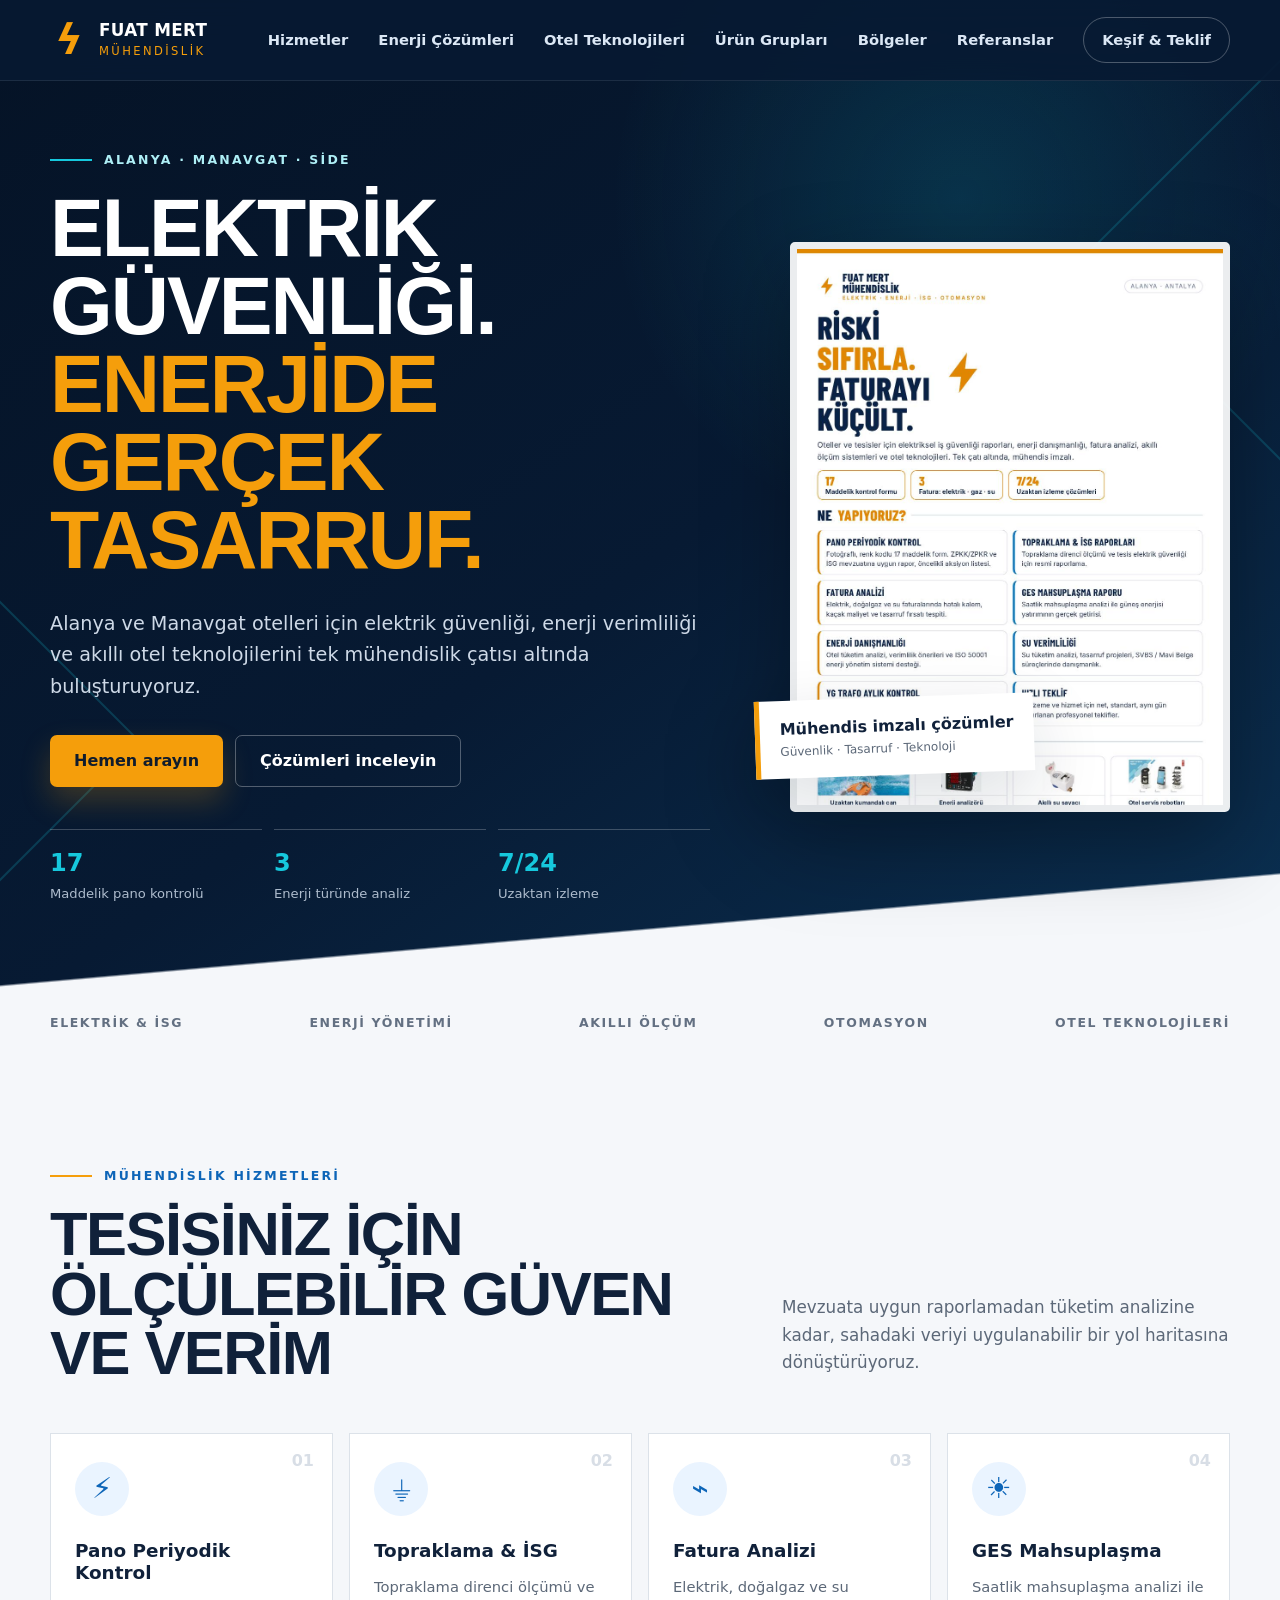
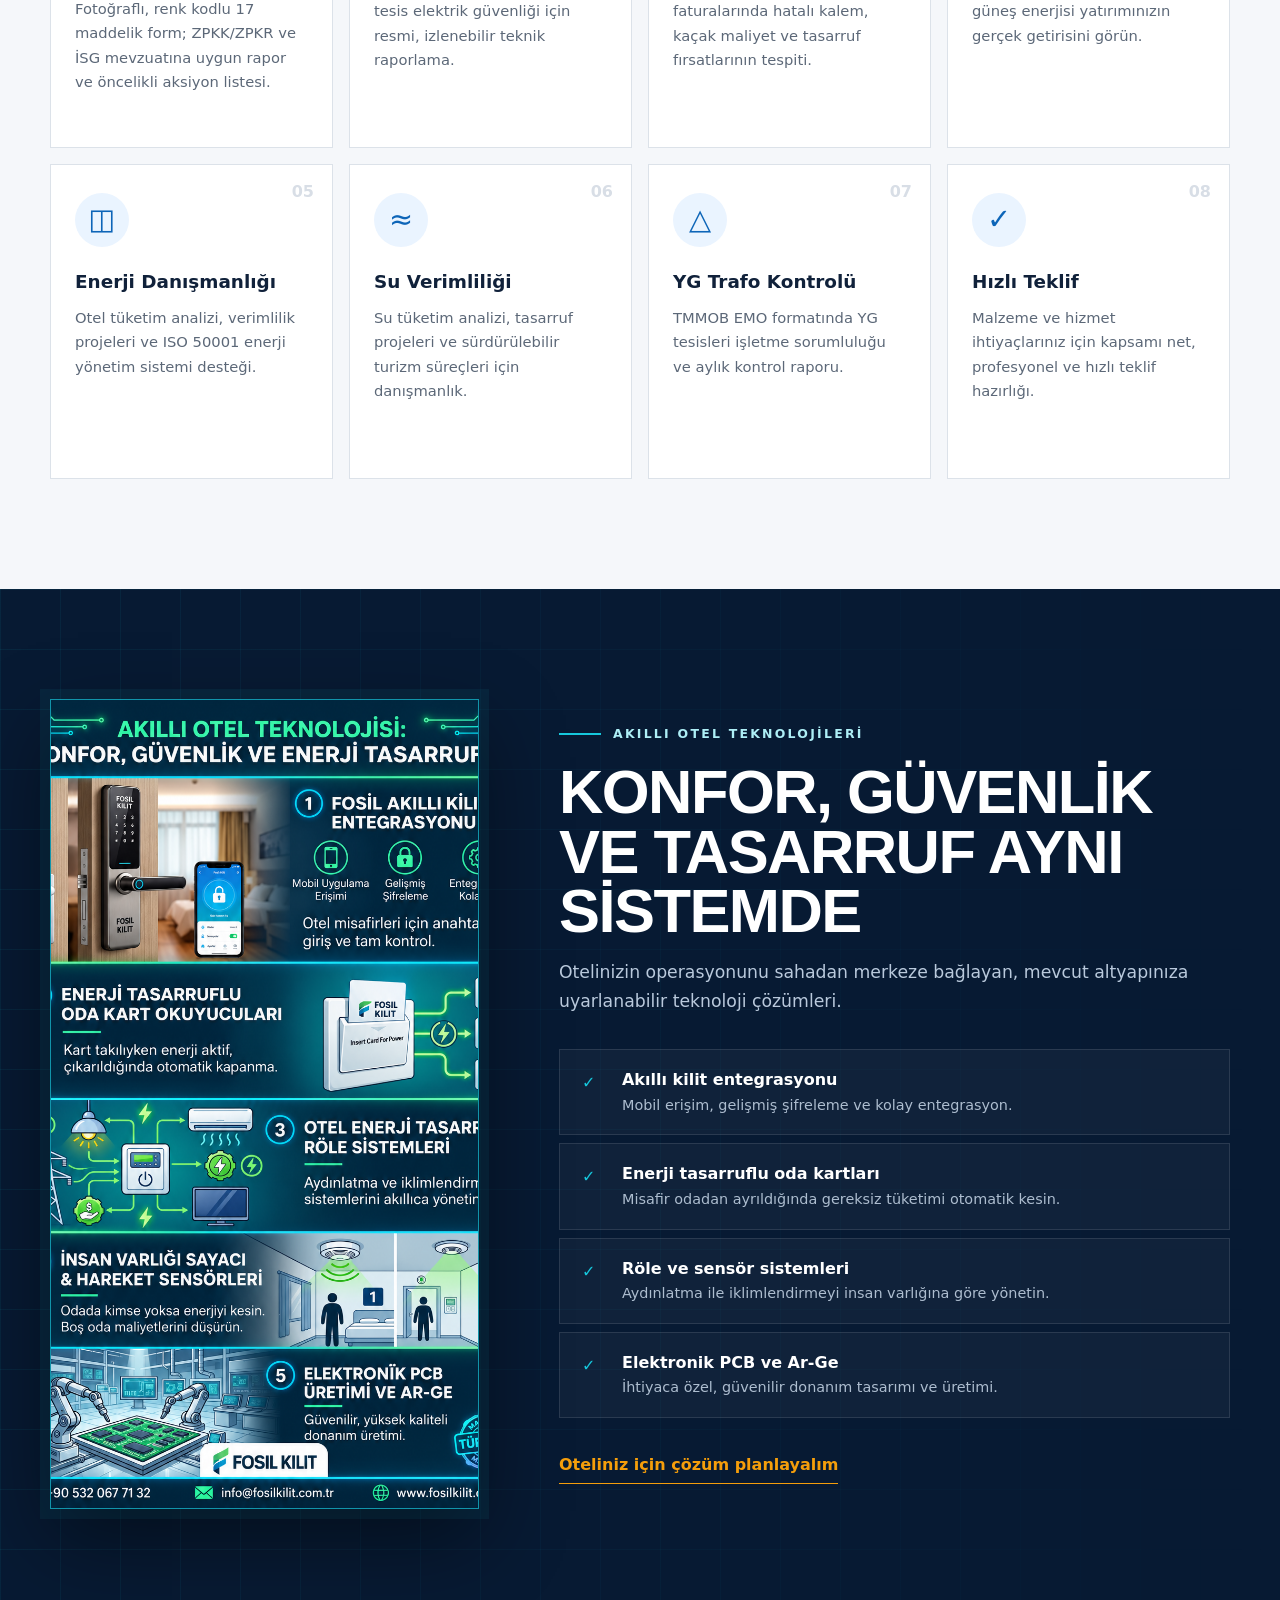
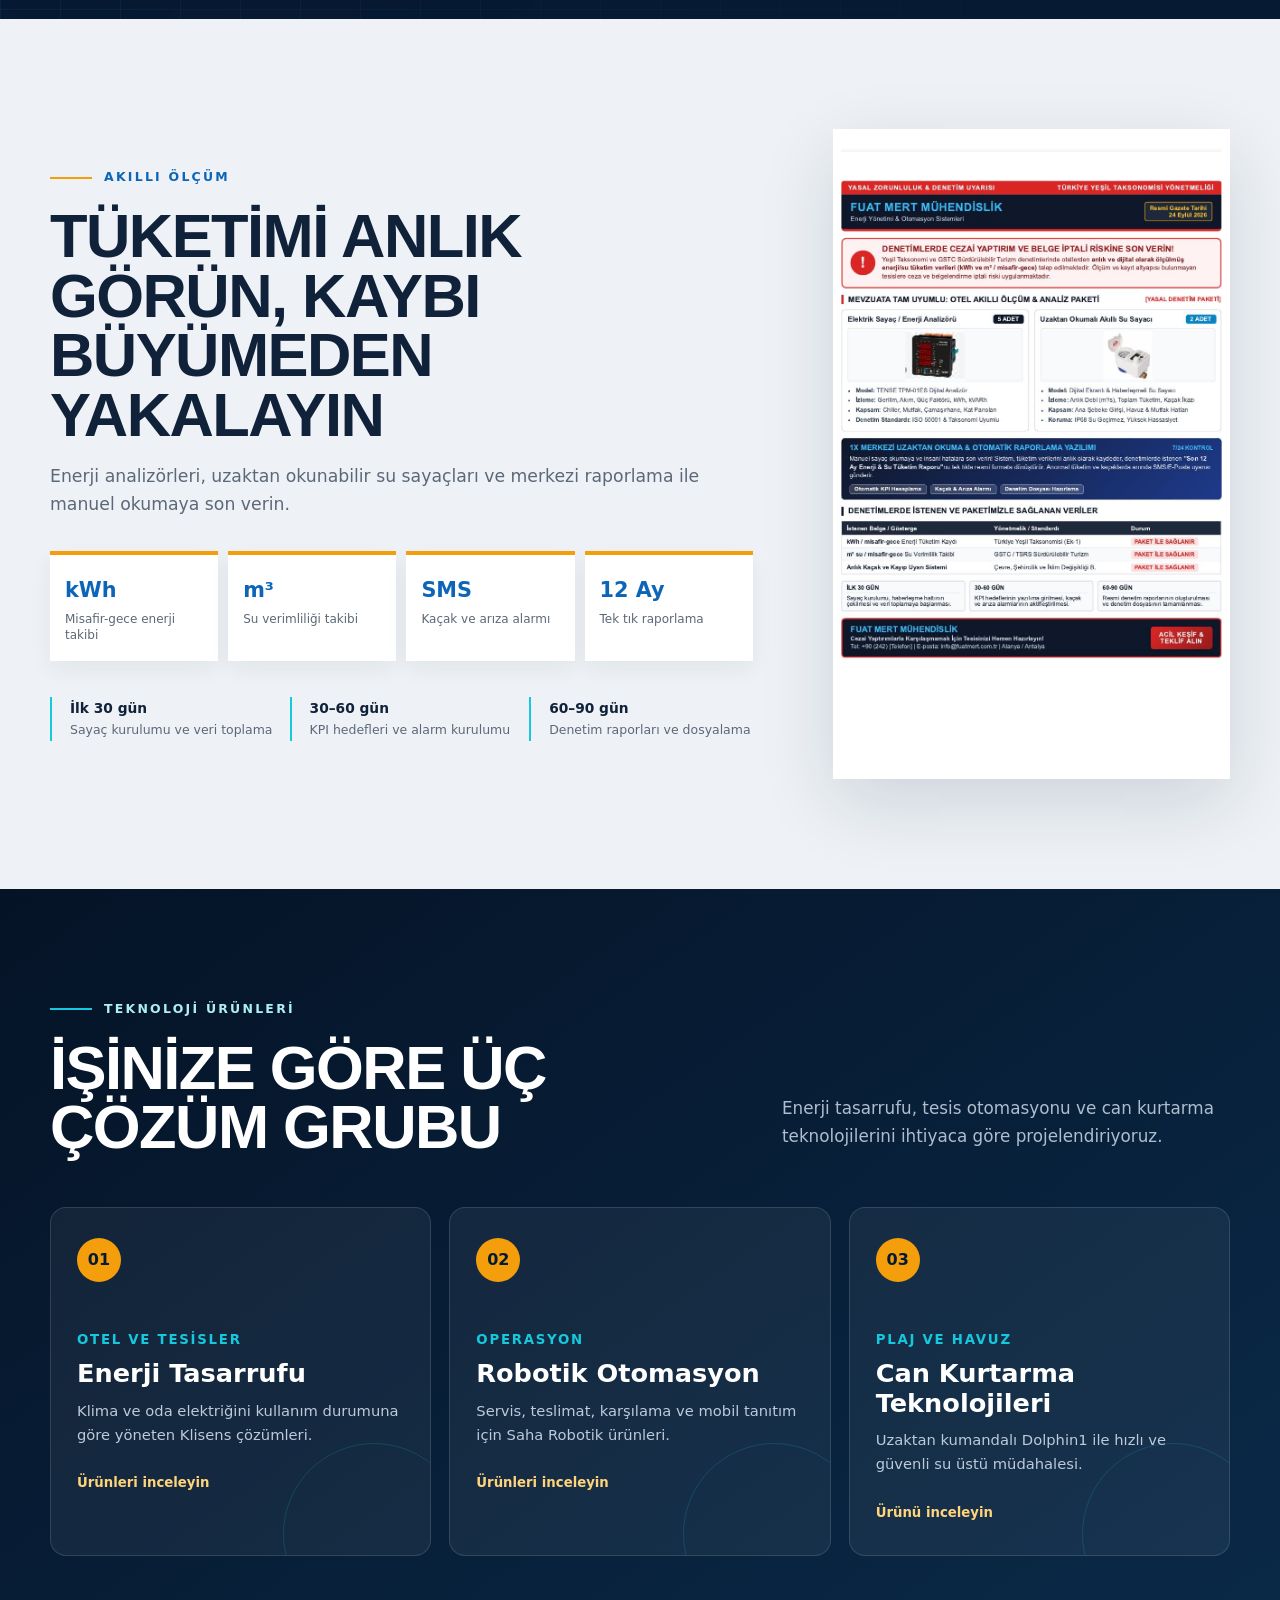
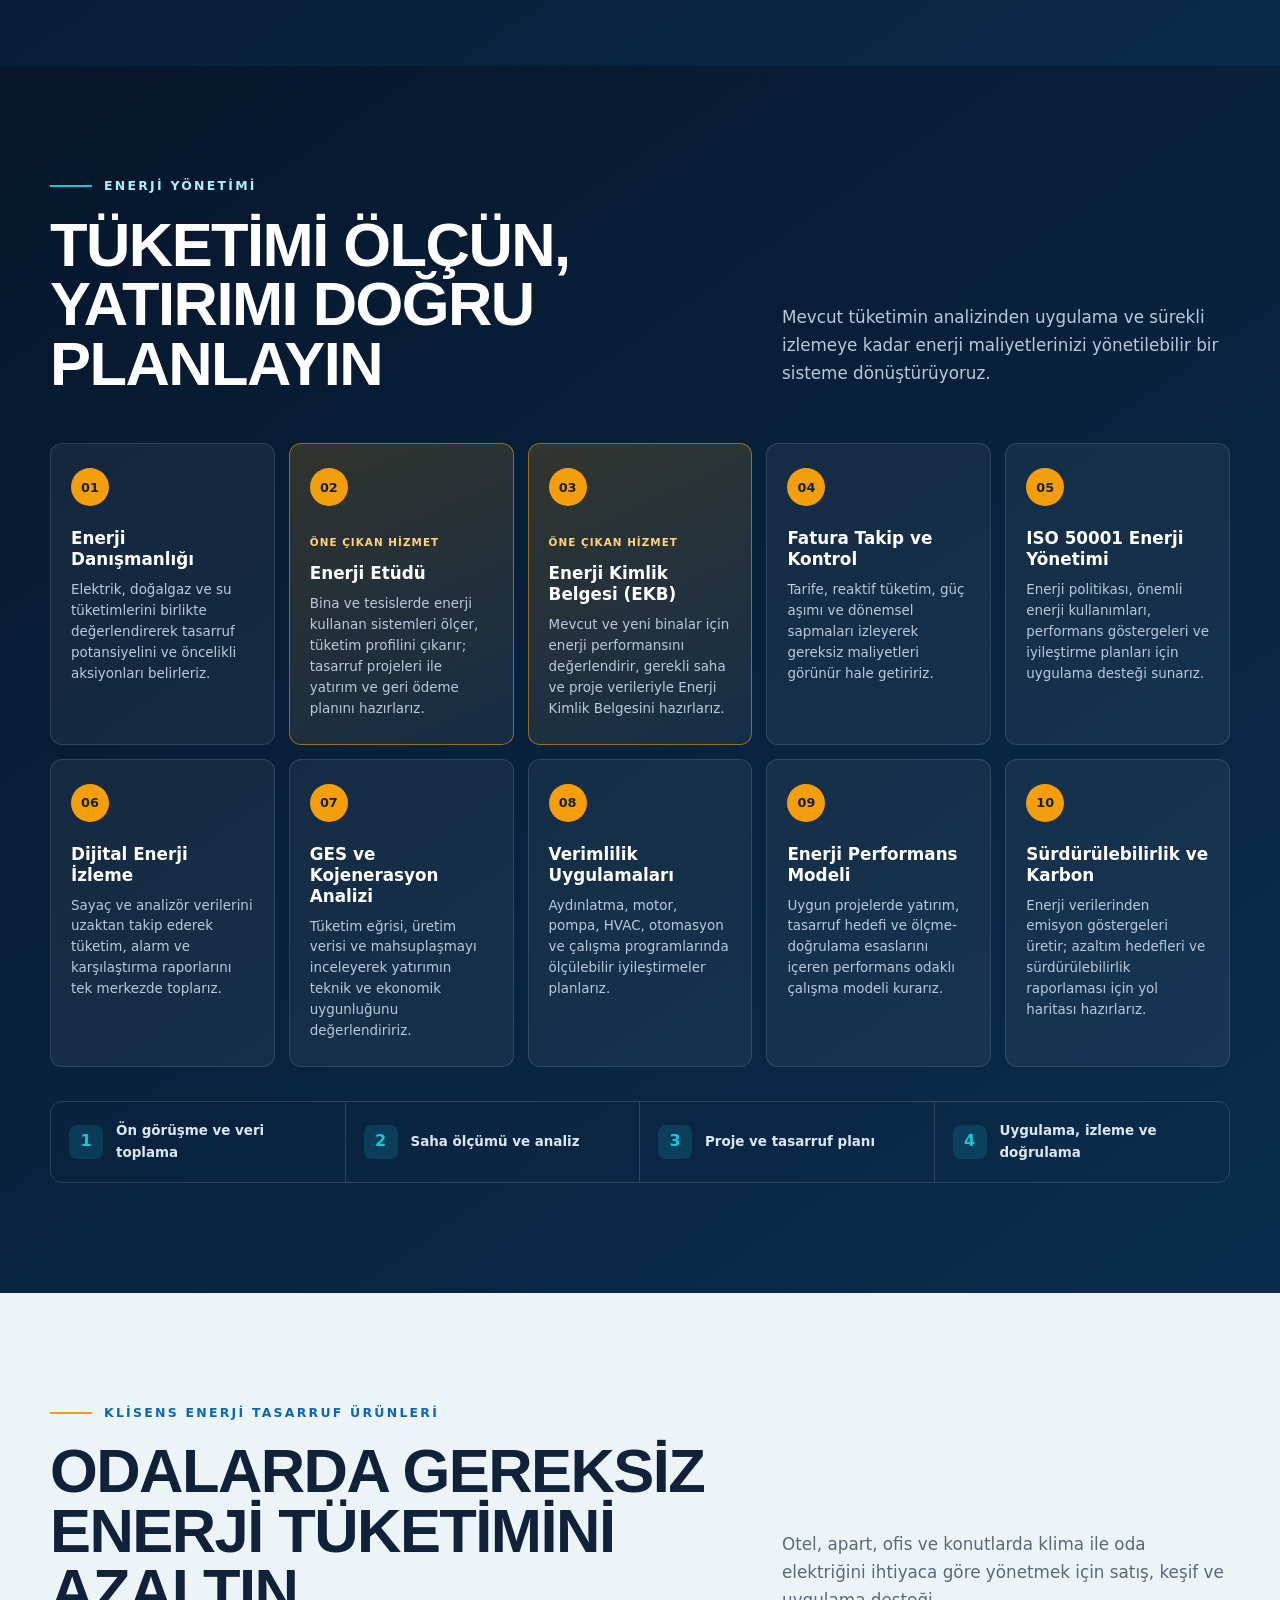
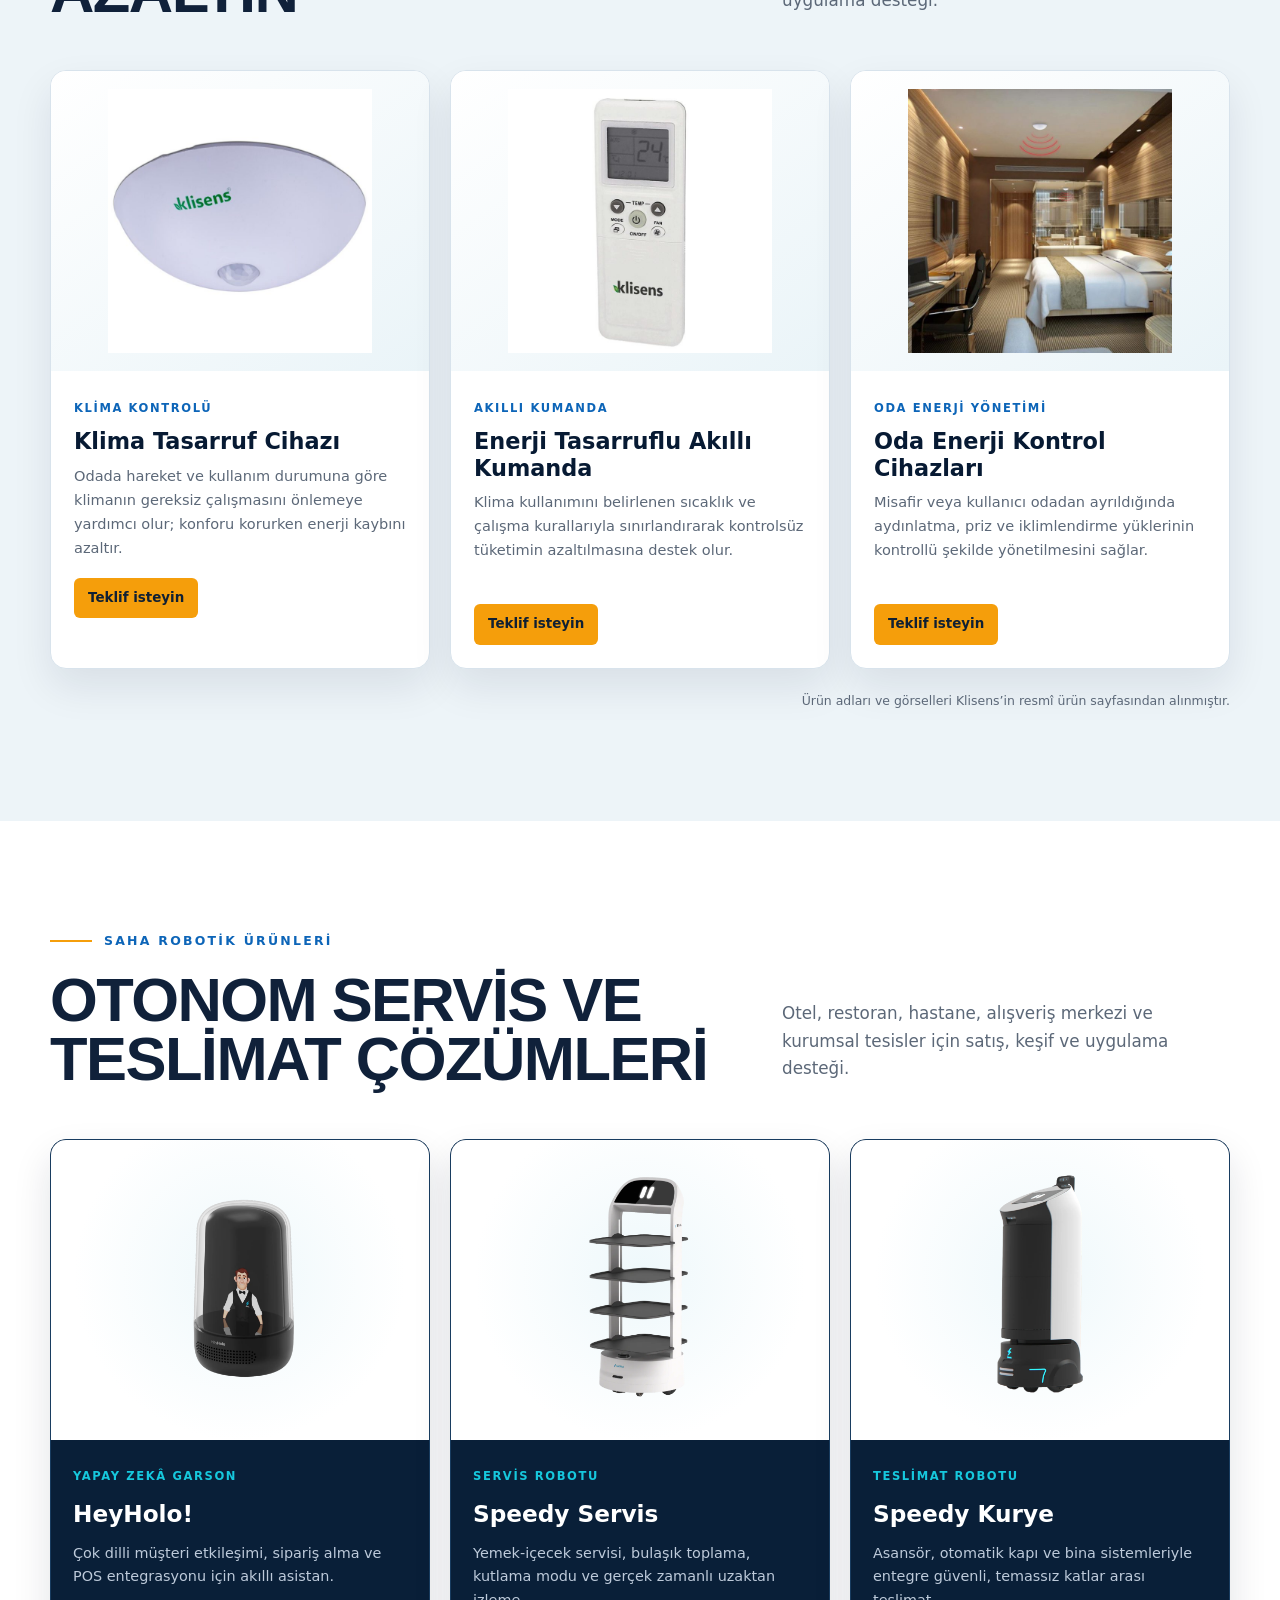
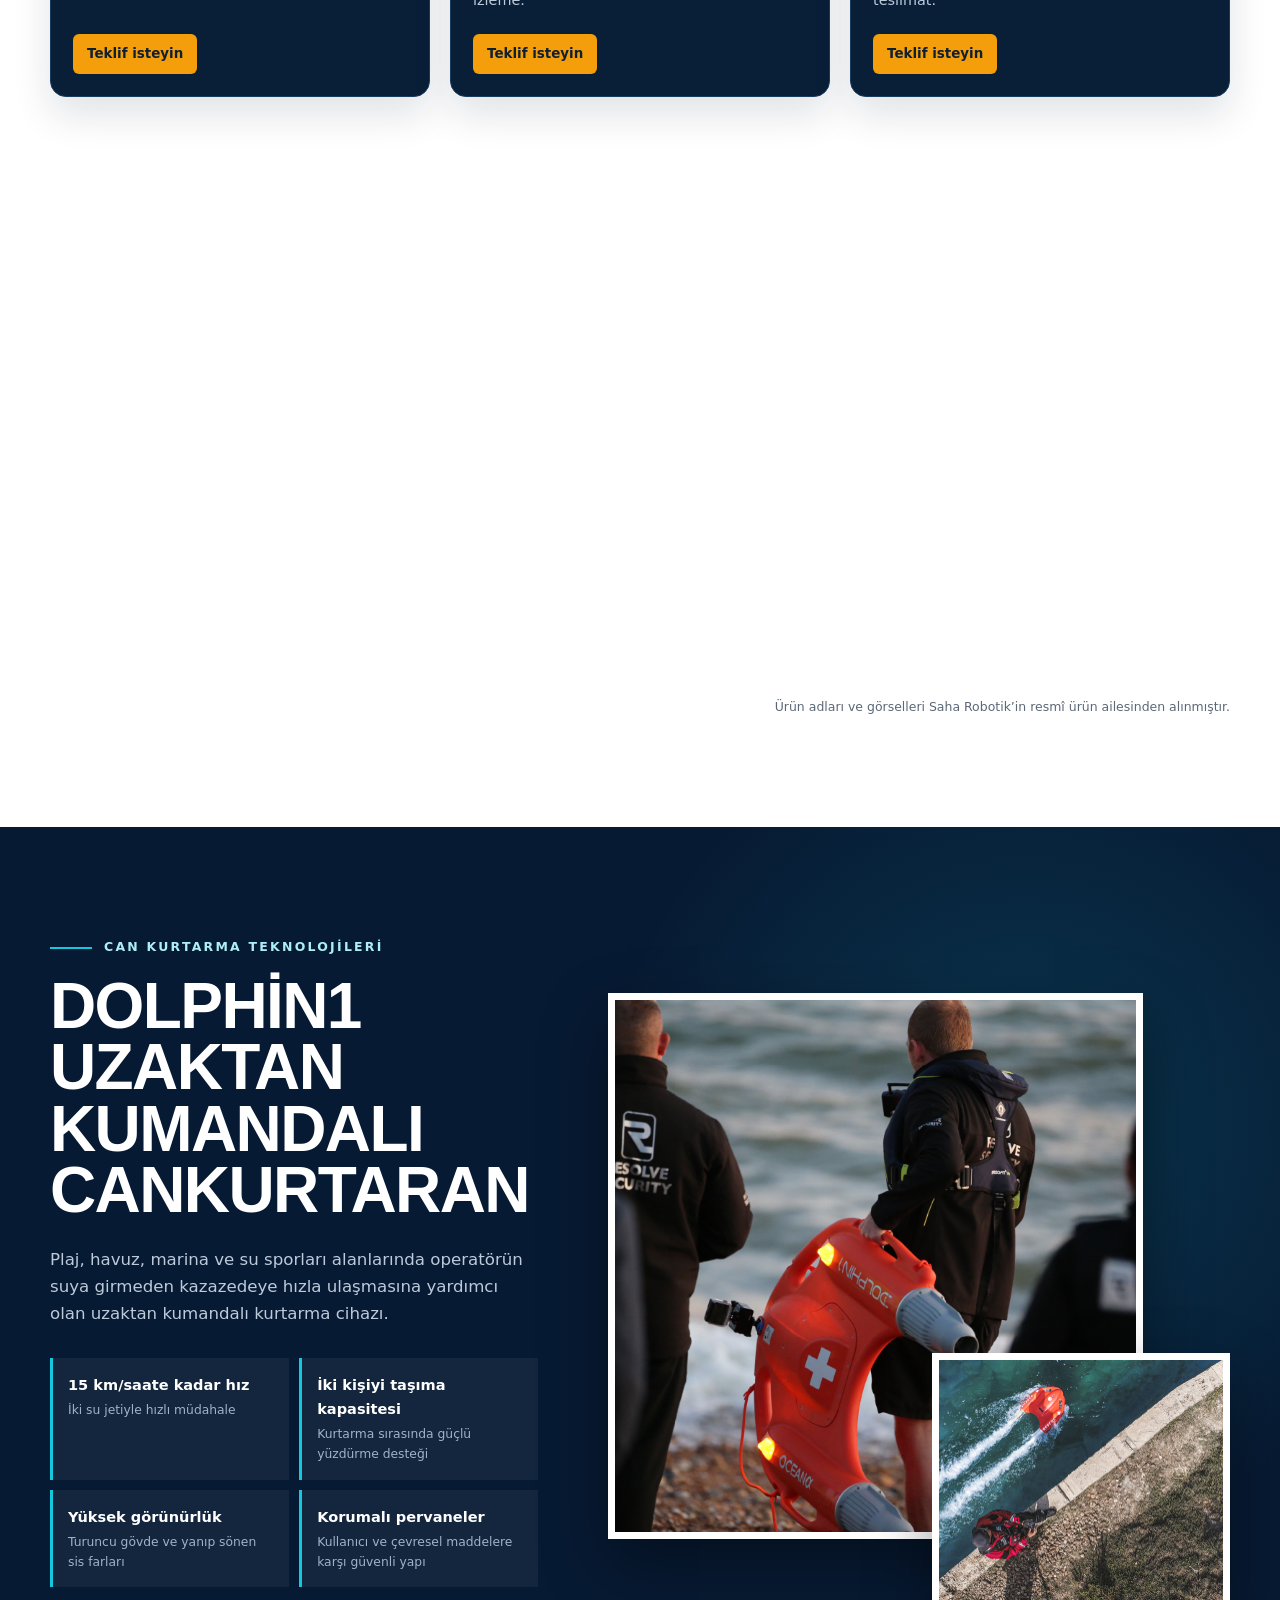
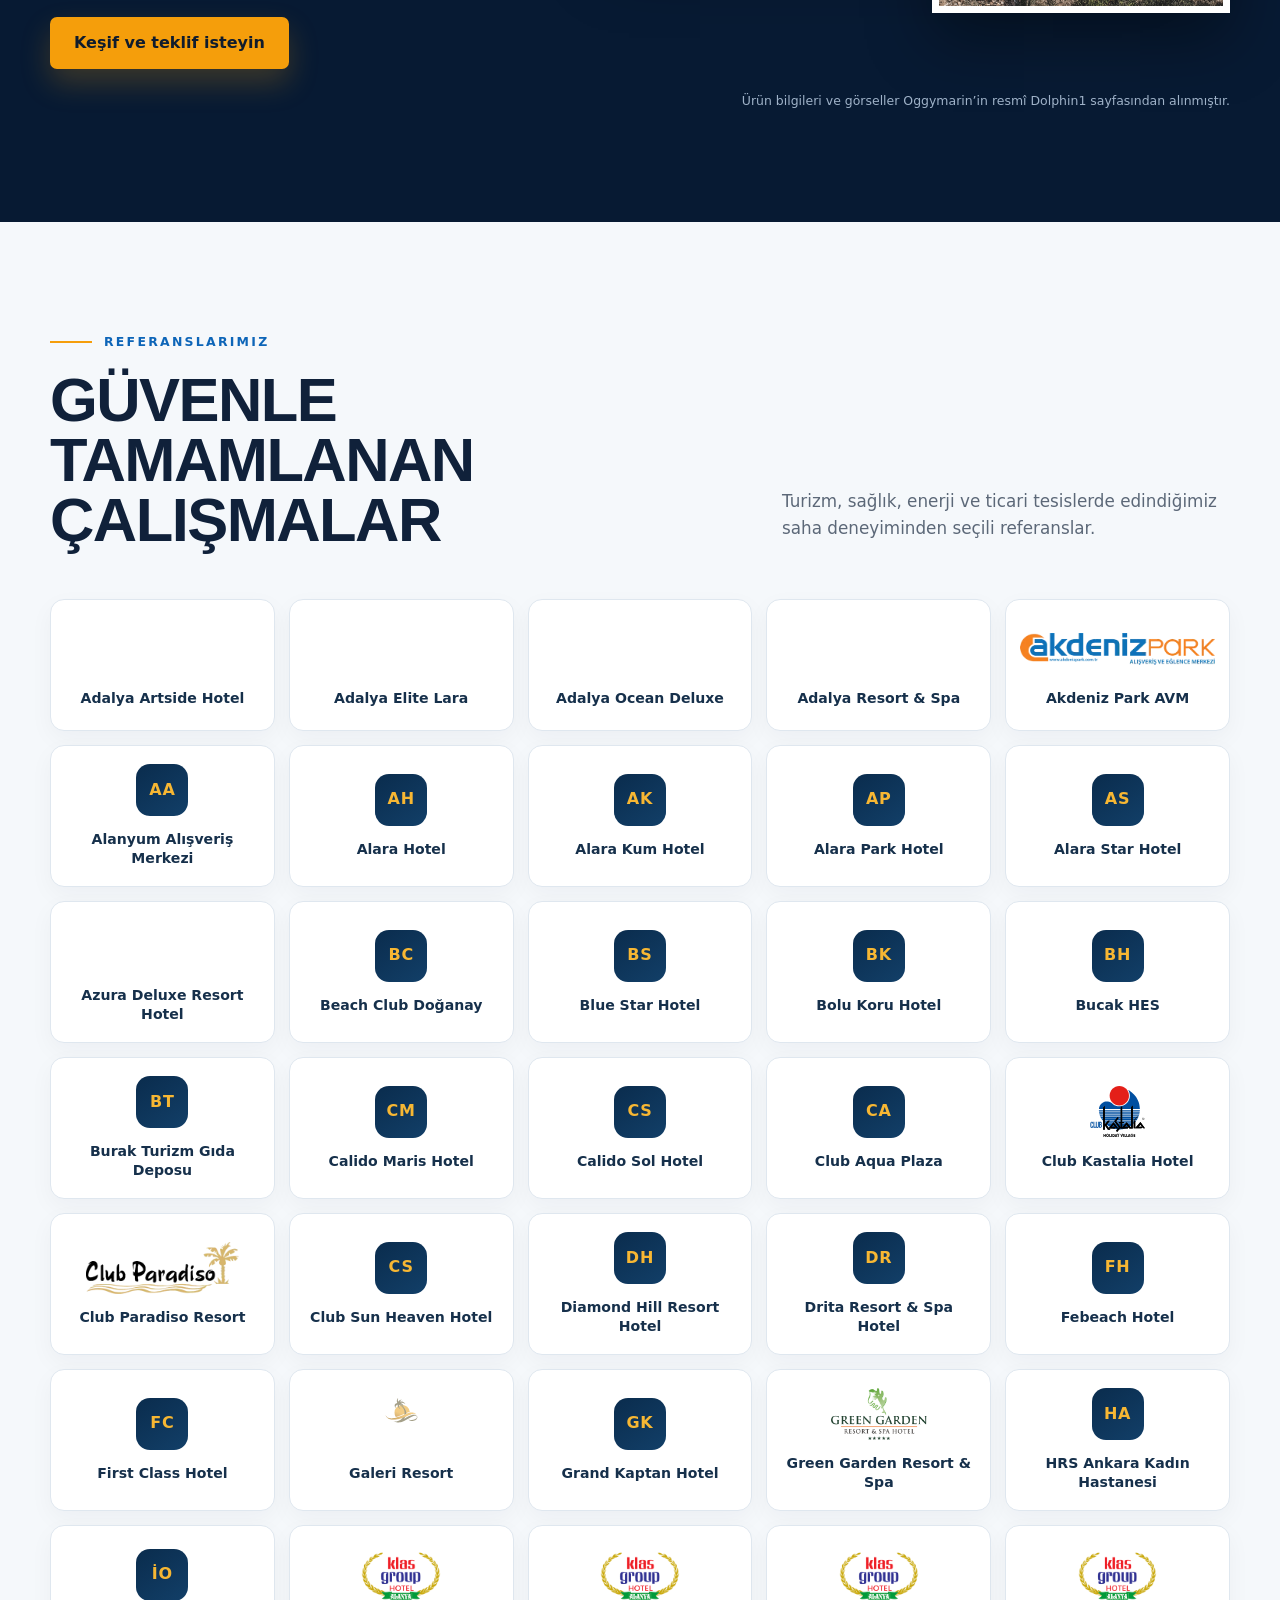
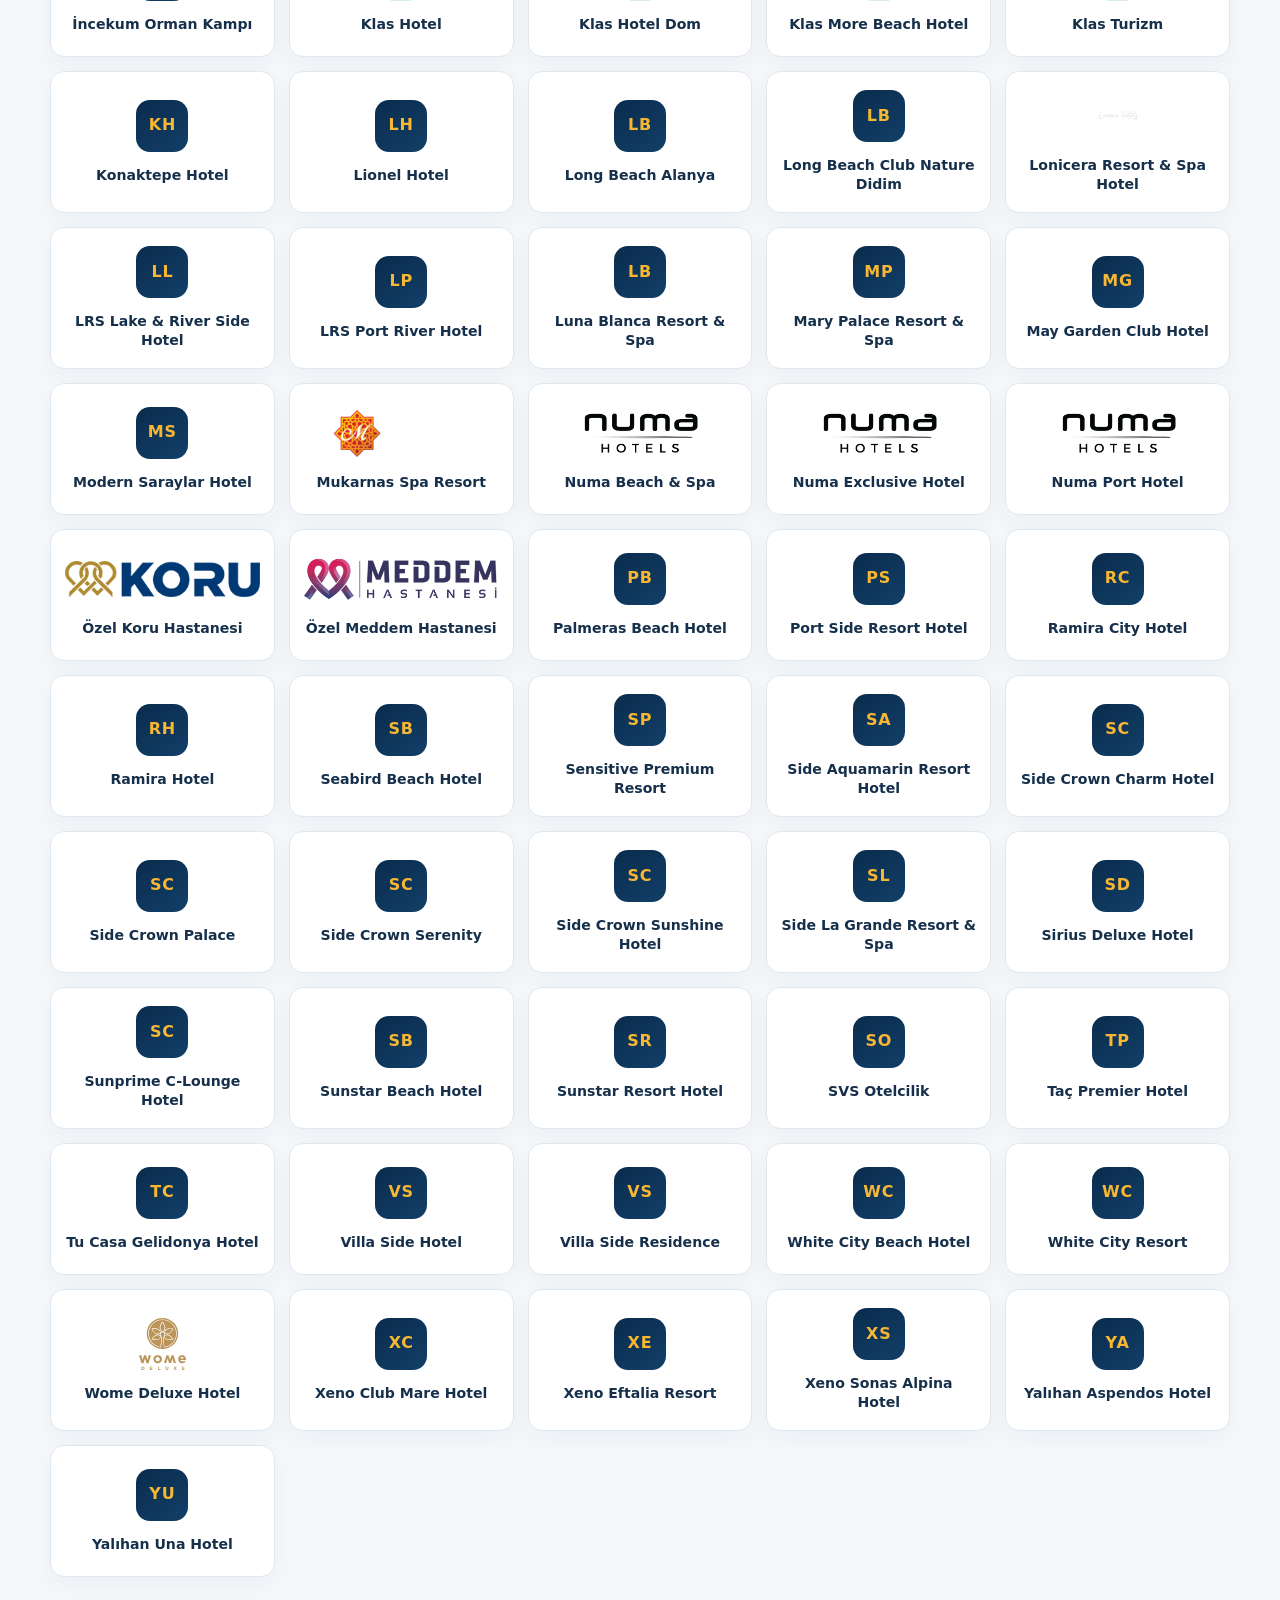
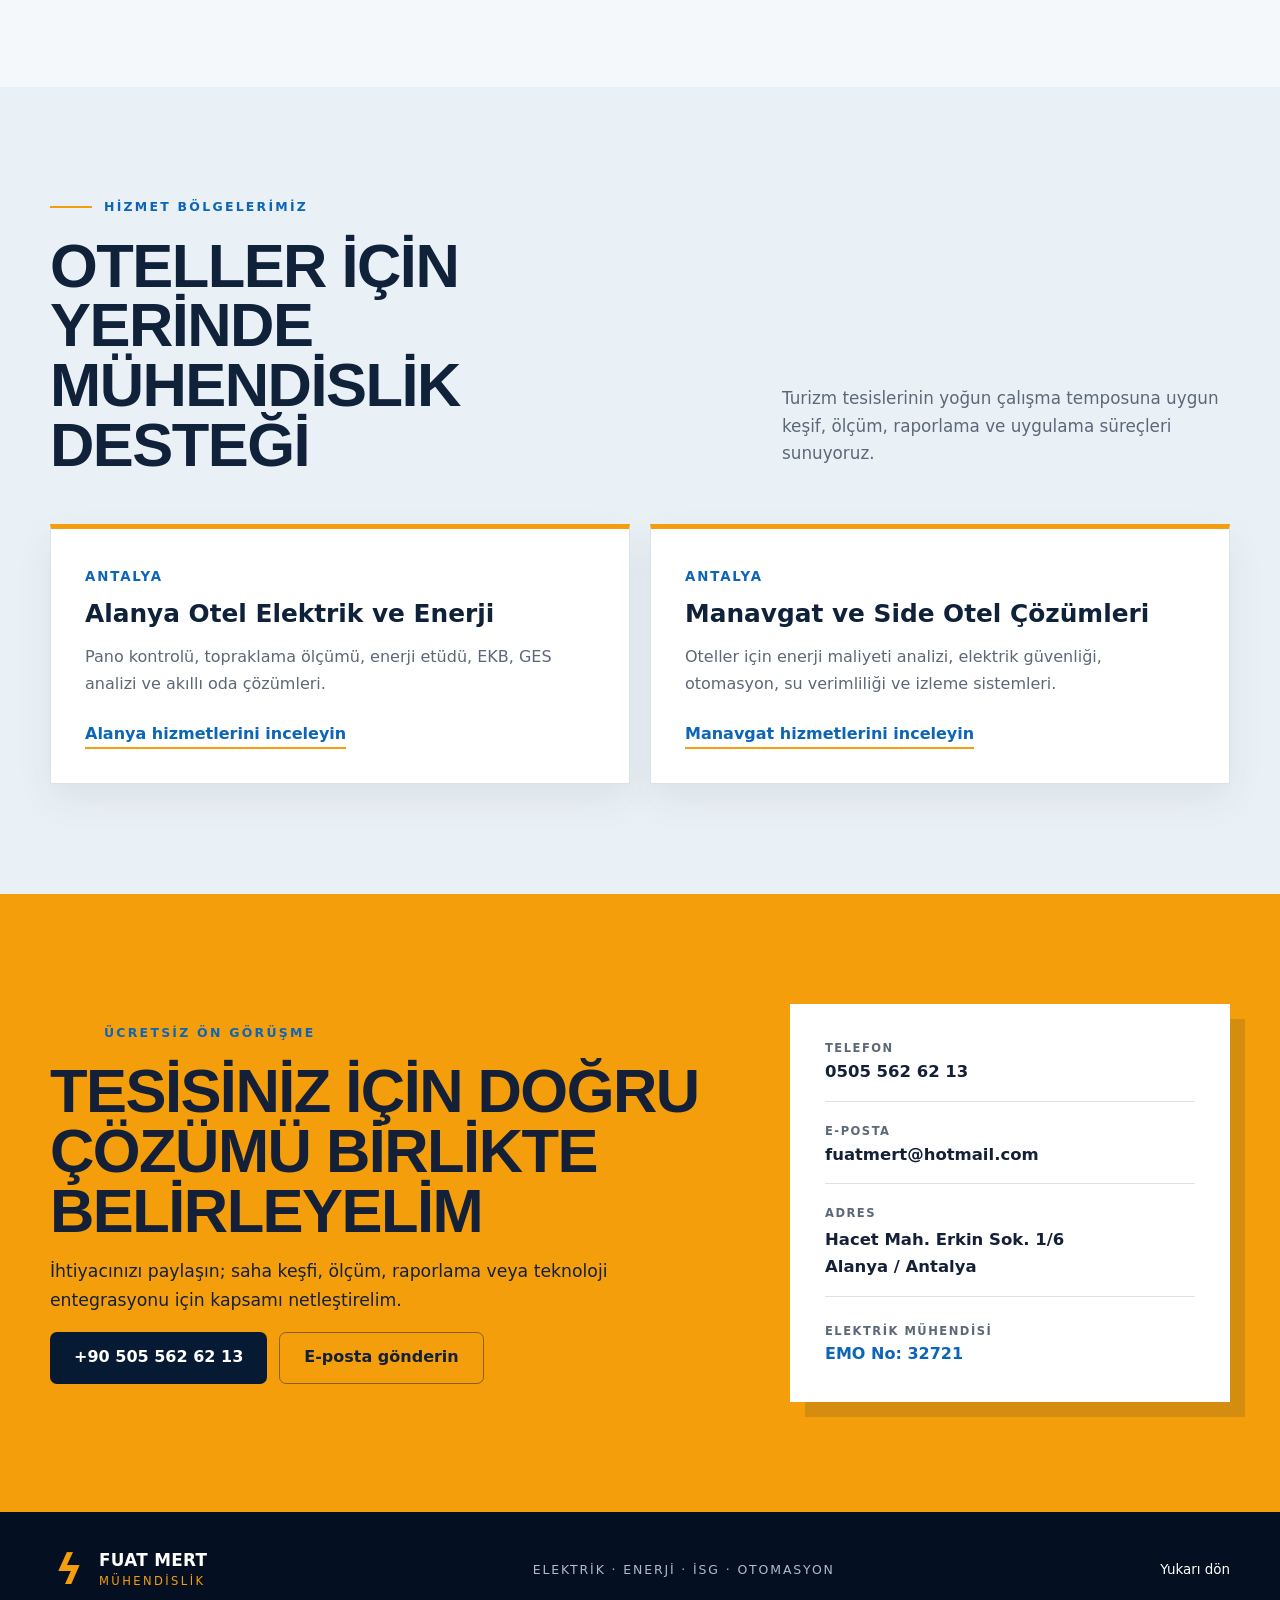
<file: index.html>
<!doctype html>
<html lang="tr">
<head>
  <meta charset="utf-8">
  <meta name="viewport" content="width=device-width, initial-scale=1">
  <meta name="description" content="Alanya ve Manavgat otellerine elektrik kontrolü, enerji etüdü, EKB, enerji tasarrufu, otomasyon ve akıllı otel çözümleri.">
  <meta name="robots" content="index, follow, max-image-preview:large, max-snippet:-1, max-video-preview:-1">
  <meta name="theme-color" content="#071a33">
  <title>Alanya ve Manavgat Otel Elektrik & Enerji | Fuat Mert</title>
  <link rel="canonical" href="https://fuatmert.com/">
  <link rel="alternate" hreflang="tr-TR" href="https://fuatmert.com/">
  <link rel="alternate" hreflang="x-default" href="https://fuatmert.com/">
  <meta property="og:type" content="website">
  <meta property="og:locale" content="tr_TR">
  <meta property="og:site_name" content="Fuat Mert Mühendislik">
  <meta property="og:title" content="Alanya ve Manavgat Otel Elektrik & Enerji | Fuat Mert">
  <meta property="og:description" content="Oteller için elektrik güvenliği, enerji etüdü, EKB, enerji verimliliği ve akıllı tesis teknolojileri.">
  <meta property="og:url" content="https://fuatmert.com/">
  <script type="application/ld+json">
  {
    "@context": "https://schema.org",
    "@type": ["Electrician", "ProfessionalService"],
    "@id": "https://fuatmert.com/#business",
    "name": "Fuat Mert Mühendislik",
    "url": "https://fuatmert.com/",
    "telephone": "+90 505 562 62 13",
    "email": "fuatmert@hotmail.com",
    "address": {
      "@type": "PostalAddress",
      "streetAddress": "Hacet Mah. Erkin Sok. 1/6",
      "addressLocality": "Alanya",
      "addressRegion": "Antalya",
      "addressCountry": "TR"
    },
    "areaServed": ["Alanya", "Manavgat", "Side", "Antalya"],
    "description": "Elektrik güvenliği, enerji ve su verimliliği, pano kontrolü, GES analizi, otomasyon ve akıllı otel teknolojileri çözümleri.",
    "serviceType": [
      "Elektrik pano periyodik kontrolü",
      "Topraklama ölçümü ve İSG raporlama",
      "Enerji verimliliği danışmanlığı",
      "GES mahsuplaşma analizi",
      "Akıllı otel teknolojileri",
      "YG trafo kontrolü"
    ]
  }
  </script>
  <link rel="icon" type="image/svg+xml" href="data:image/svg+xml,%3Csvg xmlns='http://www.w3.org/2000/svg' viewBox='0 0 64 64'%3E%3Crect width='64' height='64' rx='14' fill='%23071a33'/%3E%3Cpath d='M36 6 15 35h14l-2 23 22-33H35z' fill='%23f59e0b'/%3E%3C/svg%3E">
  <link rel="stylesheet" href="styles.css">
</head>
<body>
  <a class="skip-link" href="#main">İçeriğe geç</a>

  <header class="site-header" id="top">
    <div class="container header-inner">
      <a class="brand" href="#top" aria-label="Fuat Mert Mühendislik ana sayfa">
        <span class="brand-mark" aria-hidden="true">ϟ</span>
        <span><strong>FUAT MERT</strong><small>MÜHENDİSLİK</small></span>
      </a>
      <button class="menu-button" type="button" aria-expanded="false" aria-controls="main-nav"><span></span><span></span><span></span><b class="sr-only">Menüyü aç</b></button>
      <nav id="main-nav" class="main-nav" aria-label="Ana menü">
        <a href="#hizmetler">Hizmetler</a>
        <a href="#enerji-cozumleri">Enerji Çözümleri</a>
        <a href="#otel-teknolojileri">Otel Teknolojileri</a>
        <a href="#urunler">Ürün Grupları</a>
        <a href="#bolgeler">Bölgeler</a>
        <a href="#referanslar">Referanslar</a>
        <a href="#iletisim" class="nav-cta">Keşif & Teklif</a>
      </nav>
    </div>
  </header>

  <main id="main">
    <section class="hero">
      <div class="circuit circuit-a" aria-hidden="true"></div>
      <div class="circuit circuit-b" aria-hidden="true"></div>
      <div class="container hero-grid">
        <div class="hero-copy reveal">
          <p class="eyebrow"><span></span> Alanya · Manavgat · Side</p>
          <h1>Elektrik güvenliği.<br><em>Enerjide gerçek tasarruf.</em></h1>
          <p class="hero-lead">Alanya ve Manavgat otelleri için elektrik güvenliği, enerji verimliliği ve akıllı otel teknolojilerini tek mühendislik çatısı altında buluşturuyoruz.</p>
          <div class="hero-actions">
            <a class="button button-primary" href="tel:+905055626213">Hemen arayın</a>
            <a class="button button-ghost" href="#hizmetler">Çözümleri inceleyin</a>
          </div>
          <dl class="hero-metrics" aria-label="Öne çıkan bilgiler">
            <div><dt>17</dt><dd>Maddelik pano kontrolü</dd></div>
            <div><dt>3</dt><dd>Enerji türünde analiz</dd></div>
            <div><dt>7/24</dt><dd>Uzaktan izleme</dd></div>
          </dl>
        </div>
        <figure class="hero-visual reveal">
          <img src="kurumsal-hizmetler.jpg" alt="Fuat Mert Mühendislik kurumsal hizmet özeti" width="992" height="1403">
          <figcaption><strong>Mühendis imzalı çözümler</strong><span>Güvenlik · Tasarruf · Teknoloji</span></figcaption>
        </figure>
      </div>
    </section>

    <section class="trust-strip" aria-label="Uzmanlık alanları">
      <div class="container trust-items">
        <span>Elektrik & İSG</span><span>Enerji Yönetimi</span><span>Akıllı Ölçüm</span><span>Otomasyon</span><span>Otel Teknolojileri</span>
      </div>
    </section>

    <section class="section" id="hizmetler">
      <div class="container">
        <div class="section-heading reveal">
          <div><p class="eyebrow dark"><span></span> Mühendislik Hizmetleri</p><h2>Tesisiniz için ölçülebilir güven ve verim</h2></div>
          <p>Mevzuata uygun raporlamadan tüketim analizine kadar, sahadaki veriyi uygulanabilir bir yol haritasına dönüştürüyoruz.</p>
        </div>
        <div class="services-grid">
          <article class="service-card reveal"><span class="service-no">01</span><div class="service-icon" aria-hidden="true">⚡</div><h3>Pano Periyodik Kontrol</h3><p>Fotoğraflı, renk kodlu 17 maddelik form; ZPKK/ZPKR ve İSG mevzuatına uygun rapor ve öncelikli aksiyon listesi.</p></article>
          <article class="service-card reveal"><span class="service-no">02</span><div class="service-icon" aria-hidden="true">⏚</div><h3>Topraklama & İSG</h3><p>Topraklama direnci ölçümü ve tesis elektrik güvenliği için resmi, izlenebilir teknik raporlama.</p></article>
          <article class="service-card reveal"><span class="service-no">03</span><div class="service-icon" aria-hidden="true">⌁</div><h3>Fatura Analizi</h3><p>Elektrik, doğalgaz ve su faturalarında hatalı kalem, kaçak maliyet ve tasarruf fırsatlarının tespiti.</p></article>
          <article class="service-card reveal"><span class="service-no">04</span><div class="service-icon" aria-hidden="true">☀</div><h3>GES Mahsuplaşma</h3><p>Saatlik mahsuplaşma analizi ile güneş enerjisi yatırımınızın gerçek getirisini görün.</p></article>
          <article class="service-card reveal"><span class="service-no">05</span><div class="service-icon" aria-hidden="true">◫</div><h3>Enerji Danışmanlığı</h3><p>Otel tüketim analizi, verimlilik projeleri ve ISO 50001 enerji yönetim sistemi desteği.</p></article>
          <article class="service-card reveal"><span class="service-no">06</span><div class="service-icon" aria-hidden="true">≈</div><h3>Su Verimliliği</h3><p>Su tüketim analizi, tasarruf projeleri ve sürdürülebilir turizm süreçleri için danışmanlık.</p></article>
          <article class="service-card reveal"><span class="service-no">07</span><div class="service-icon" aria-hidden="true">△</div><h3>YG Trafo Kontrolü</h3><p>TMMOB EMO formatında YG tesisleri işletme sorumluluğu ve aylık kontrol raporu.</p></article>
          <article class="service-card reveal"><span class="service-no">08</span><div class="service-icon" aria-hidden="true">✓</div><h3>Hızlı Teklif</h3><p>Malzeme ve hizmet ihtiyaçlarınız için kapsamı net, profesyonel ve hızlı teklif hazırlığı.</p></article>
        </div>
      </div>
    </section>

    <section class="section smart-hotel" id="otel-teknolojileri">
      <div class="container split-feature">
        <div class="feature-image reveal">
          <img src="akilli-otel-teknolojisi.png" alt="Akıllı kilit, enerji tasarrufu, hareket sensörü ve elektronik üretim çözümleri" width="1024" height="1536" loading="lazy">
        </div>
        <div class="feature-copy reveal">
          <p class="eyebrow"><span></span> Akıllı Otel Teknolojileri</p>
          <h2>Konfor, güvenlik ve tasarruf aynı sistemde</h2>
          <p>Otelinizin operasyonunu sahadan merkeze bağlayan, mevcut altyapınıza uyarlanabilir teknoloji çözümleri.</p>
          <ul class="feature-list">
            <li><b>Akıllı kilit entegrasyonu</b><span>Mobil erişim, gelişmiş şifreleme ve kolay entegrasyon.</span></li>
            <li><b>Enerji tasarruflu oda kartları</b><span>Misafir odadan ayrıldığında gereksiz tüketimi otomatik kesin.</span></li>
            <li><b>Röle ve sensör sistemleri</b><span>Aydınlatma ile iklimlendirmeyi insan varlığına göre yönetin.</span></li>
            <li><b>Elektronik PCB ve Ar-Ge</b><span>İhtiyaca özel, güvenilir donanım tasarımı ve üretimi.</span></li>
          </ul>
          <a class="text-link" href="#iletisim">Oteliniz için çözüm planlayalım</a>
        </div>
      </div>
    </section>

    <section class="section measurement">
      <div class="container measurement-grid">
        <div class="measurement-copy reveal">
          <p class="eyebrow dark"><span></span> Akıllı Ölçüm</p>
          <h2>Tüketimi anlık görün, kaybı büyümeden yakalayın</h2>
          <p>Enerji analizörleri, uzaktan okunabilir su sayaçları ve merkezi raporlama ile manuel okumaya son verin.</p>
          <div class="kpi-grid">
            <div><strong>kWh</strong><span>Misafir-gece enerji takibi</span></div>
            <div><strong>m³</strong><span>Su verimliliği takibi</span></div>
            <div><strong>SMS</strong><span>Kaçak ve arıza alarmı</span></div>
            <div><strong>12 Ay</strong><span>Tek tık raporlama</span></div>
          </div>
          <ol class="timeline">
            <li><b>İlk 30 gün</b><span>Sayaç kurulumu ve veri toplama</span></li>
            <li><b>30–60 gün</b><span>KPI hedefleri ve alarm kurulumu</span></li>
            <li><b>60–90 gün</b><span>Denetim raporları ve dosyalama</span></li>
          </ol>
        </div>
        <figure class="measurement-image reveal"><img src="akilli-sayac.jpg" alt="Otel akıllı enerji ve su ölçüm paketi" width="993" height="1405" loading="lazy"></figure>
      </div>
    </section>

    <section class="section products solution-categories" id="urunler">
      <div class="container">
        <div class="section-heading light reveal"><div><p class="eyebrow"><span></span> Teknoloji Ürünleri</p><h2>İşinize göre üç çözüm grubu</h2></div><p>Enerji tasarrufu, tesis otomasyonu ve can kurtarma teknolojilerini ihtiyaca göre projelendiriyoruz.</p></div>
        <div class="category-grid">
          <a class="category-card reveal" href="#enerji-tasarruf-urunleri"><span>01</span><small>Otel ve Tesisler</small><h3>Enerji Tasarrufu</h3><p>Klima ve oda elektriğini kullanım durumuna göre yöneten Klisens çözümleri.</p><b>Ürünleri inceleyin</b></a>
          <a class="category-card reveal" href="#robotik-urunler"><span>02</span><small>Operasyon</small><h3>Robotik Otomasyon</h3><p>Servis, teslimat, karşılama ve mobil tanıtım için Saha Robotik ürünleri.</p><b>Ürünleri inceleyin</b></a>
          <a class="category-card reveal" href="#can-kurtarma"><span>03</span><small>Plaj ve Havuz</small><h3>Can Kurtarma Teknolojileri</h3><p>Uzaktan kumandalı Dolphin1 ile hızlı ve güvenli su üstü müdahalesi.</p><b>Ürünü inceleyin</b></a>
        </div>
      </div>
    </section>

    <section class="section energy-solutions" id="enerji-cozumleri">
      <div class="container">
        <div class="section-heading light reveal">
          <div><p class="eyebrow"><span></span> Enerji Yönetimi</p><h2>Tüketimi ölçün, yatırımı doğru planlayın</h2></div>
          <p>Mevcut tüketimin analizinden uygulama ve sürekli izlemeye kadar enerji maliyetlerinizi yönetilebilir bir sisteme dönüştürüyoruz.</p>
        </div>
        <div class="energy-services">
          <article class="energy-card reveal"><b>01</b><h3>Enerji Danışmanlığı</h3><p>Elektrik, doğalgaz ve su tüketimlerini birlikte değerlendirerek tasarruf potansiyelini ve öncelikli aksiyonları belirleriz.</p></article>
          <article class="energy-card featured reveal"><b>02</b><span class="energy-badge">Öne Çıkan Hizmet</span><h3>Enerji Etüdü</h3><p>Bina ve tesislerde enerji kullanan sistemleri ölçer, tüketim profilini çıkarır; tasarruf projeleri ile yatırım ve geri ödeme planını hazırlarız.</p></article>
          <article class="energy-card featured reveal"><b>03</b><span class="energy-badge">Öne Çıkan Hizmet</span><h3>Enerji Kimlik Belgesi (EKB)</h3><p>Mevcut ve yeni binalar için enerji performansını değerlendirir, gerekli saha ve proje verileriyle Enerji Kimlik Belgesini hazırlarız.</p></article>
          <article class="energy-card reveal"><b>04</b><h3>Fatura Takip ve Kontrol</h3><p>Tarife, reaktif tüketim, güç aşımı ve dönemsel sapmaları izleyerek gereksiz maliyetleri görünür hale getiririz.</p></article>
          <article class="energy-card reveal"><b>05</b><h3>ISO 50001 Enerji Yönetimi</h3><p>Enerji politikası, önemli enerji kullanımları, performans göstergeleri ve iyileştirme planları için uygulama desteği sunarız.</p></article>
          <article class="energy-card reveal"><b>06</b><h3>Dijital Enerji İzleme</h3><p>Sayaç ve analizör verilerini uzaktan takip ederek tüketim, alarm ve karşılaştırma raporlarını tek merkezde toplarız.</p></article>
          <article class="energy-card reveal"><b>07</b><h3>GES ve Kojenerasyon Analizi</h3><p>Tüketim eğrisi, üretim verisi ve mahsuplaşmayı inceleyerek yatırımın teknik ve ekonomik uygunluğunu değerlendiririz.</p></article>
          <article class="energy-card reveal"><b>08</b><h3>Verimlilik Uygulamaları</h3><p>Aydınlatma, motor, pompa, HVAC, otomasyon ve çalışma programlarında ölçülebilir iyileştirmeler planlarız.</p></article>
          <article class="energy-card reveal"><b>09</b><h3>Enerji Performans Modeli</h3><p>Uygun projelerde yatırım, tasarruf hedefi ve ölçme-doğrulama esaslarını içeren performans odaklı çalışma modeli kurarız.</p></article>
          <article class="energy-card reveal"><b>10</b><h3>Sürdürülebilirlik ve Karbon</h3><p>Enerji verilerinden emisyon göstergeleri üretir; azaltım hedefleri ve sürdürülebilirlik raporlaması için yol haritası hazırlarız.</p></article>
        </div>
        <div class="energy-process reveal">
          <div><strong>1</strong><span>Ön görüşme ve veri toplama</span></div>
          <div><strong>2</strong><span>Saha ölçümü ve analiz</span></div>
          <div><strong>3</strong><span>Proje ve tasarruf planı</span></div>
          <div><strong>4</strong><span>Uygulama, izleme ve doğrulama</span></div>
        </div>
      </div>
    </section>

    <section class="section klisens-products" id="enerji-tasarruf-urunleri">
      <div class="container">
        <div class="section-heading reveal">
          <div><p class="eyebrow dark"><span></span> Klisens Enerji Tasarruf Ürünleri</p><h2>Odalarda gereksiz enerji tüketimini azaltın</h2></div>
          <p>Otel, apart, ofis ve konutlarda klima ile oda elektriğini ihtiyaca göre yönetmek için satış, keşif ve uygulama desteği.</p>
        </div>
        <div class="klisens-grid">
          <article class="klisens-card reveal"><img src="klima-tasarruf.jpg" alt="Klisens klima tasarruf cihazı" width="700" height="700" loading="lazy"><div><span>Klima Kontrolü</span><h3>Klima Tasarruf Cihazı</h3><p>Odada hareket ve kullanım durumuna göre klimanın gereksiz çalışmasını önlemeye yardımcı olur; konforu korurken enerji kaybını azaltır.</p><a href="#iletisim">Teklif isteyin</a></div></article>
          <article class="klisens-card reveal"><img src="akilli-kumanda.jpg" alt="Klisens enerji tasarruflu akıllı klima kumandası" width="700" height="700" loading="lazy"><div><span>Akıllı Kumanda</span><h3>Enerji Tasarruflu Akıllı Kumanda</h3><p>Klima kullanımını belirlenen sıcaklık ve çalışma kurallarıyla sınırlandırarak kontrolsüz tüketimin azaltılmasına destek olur.</p><a href="#iletisim">Teklif isteyin</a></div></article>
          <article class="klisens-card reveal"><img src="oda-enerji-kontrol.jpg" alt="Klisens oda enerji kontrol cihazları" width="700" height="700" loading="lazy"><div><span>Oda Enerji Yönetimi</span><h3>Oda Enerji Kontrol Cihazları</h3><p>Misafir veya kullanıcı odadan ayrıldığında aydınlatma, priz ve iklimlendirme yüklerinin kontrollü şekilde yönetilmesini sağlar.</p><a href="#iletisim">Teklif isteyin</a></div></article>
        </div>
        <p class="product-source">Ürün adları ve görselleri Klisens’in resmî ürün sayfasından alınmıştır.</p>
      </div>
    </section>

    <section class="section robot-products" id="robotik-urunler">
      <div class="container">
        <div class="section-heading reveal">
          <div><p class="eyebrow dark"><span></span> Saha Robotik Ürünleri</p><h2>Otonom servis ve teslimat çözümleri</h2></div>
          <p>Otel, restoran, hastane, alışveriş merkezi ve kurumsal tesisler için satış, keşif ve uygulama desteği.</p>
        </div>
        <div class="robot-grid">
          <article class="robot-card reveal"><img src="heyholo.png" alt="Saha Robotik HeyHolo yapay zekâ garson cihazı" loading="lazy"><div><span>Yapay Zekâ Garson</span><h3>HeyHolo!</h3><p>Çok dilli müşteri etkileşimi, sipariş alma ve POS entegrasyonu için akıllı asistan.</p><a href="#iletisim">Teklif isteyin</a></div></article>
          <article class="robot-card reveal"><img src="speedy-service.png" alt="Saha Robotik Speedy Servis robotu" loading="lazy"><div><span>Servis Robotu</span><h3>Speedy Servis</h3><p>Yemek-içecek servisi, bulaşık toplama, kutlama modu ve gerçek zamanlı uzaktan izleme.</p><a href="#iletisim">Teklif isteyin</a></div></article>
          <article class="robot-card reveal"><img src="speedy-courier.png" alt="Saha Robotik Speedy Kurye robotu" loading="lazy"><div><span>Teslimat Robotu</span><h3>Speedy Kurye</h3><p>Asansör, otomatik kapı ve bina sistemleriyle entegre güvenli, temassız katlar arası teslimat.</p><a href="#iletisim">Teklif isteyin</a></div></article>
          <article class="robot-card reveal"><img src="speedy-pixel.png" alt="Saha Robotik Speedy Pixel reklam robotu" loading="lazy"><div><span>Mobil Tanıtım</span><h3>Speedy Pixel</h3><p>32 inç dokunmatik ekranla otonom reklam, yönlendirme ve etkileşimli içerik sunumu.</p><a href="#iletisim">Teklif isteyin</a></div></article>
          <article class="robot-card reveal"><img src="speedy-pixel-duo.png" alt="Saha Robotik Speedy Pixel Duo robotu" loading="lazy"><div><span>Çift Ekranlı Tanıtım</span><h3>Speedy Pixel Duo</h3><p>Yoğun ziyaretçi alanlarında iki yönlü görünürlük sağlayan hareketli iletişim platformu.</p><a href="#iletisim">Teklif isteyin</a></div></article>
          <article class="robot-card reveal"><img src="speedy-tag.png" alt="Saha Robotik Speedy Tag takip cihazı" loading="lazy"><div><span>Akıllı Takip</span><h3>Speedy Tag</h3><p>UWB tabanlı hassas konum ve takip desteğiyle operasyonel hareketlerin izlenmesine yardımcı olur.</p><a href="#iletisim">Teklif isteyin</a></div></article>
        </div>
        <p class="product-source">Ürün adları ve görselleri Saha Robotik’in resmî ürün ailesinden alınmıştır.</p>
      </div>
    </section>

    <section class="section marine-products" id="can-kurtarma">
      <div class="container marine-layout">
        <div class="marine-copy reveal">
          <p class="eyebrow"><span></span> Can Kurtarma Teknolojileri</p>
          <h2>Dolphin1 uzaktan kumandalı cankurtaran</h2>
          <p>Plaj, havuz, marina ve su sporları alanlarında operatörün suya girmeden kazazedeye hızla ulaşmasına yardımcı olan uzaktan kumandalı kurtarma cihazı.</p>
          <ul>
            <li><b>15 km/saate kadar hız</b><span>İki su jetiyle hızlı müdahale</span></li>
            <li><b>İki kişiyi taşıma kapasitesi</b><span>Kurtarma sırasında güçlü yüzdürme desteği</span></li>
            <li><b>Yüksek görünürlük</b><span>Turuncu gövde ve yanıp sönen sis farları</span></li>
            <li><b>Korumalı pervaneler</b><span>Kullanıcı ve çevresel maddelere karşı güvenli yapı</span></li>
          </ul>
          <a class="button button-primary" href="#iletisim">Keşif ve teklif isteyin</a>
        </div>
        <div class="marine-gallery reveal">
          <figure class="marine-main"><img src="dolphin1-main.png" alt="Dolphin1 uzaktan kumandalı insansız cankurtaran cihazı" loading="lazy"></figure>
          <figure class="marine-secondary"><img src="dolphin1-aerial.jpg" alt="Dolphin1 cankurtaran cihazının su üzerindeki görünümü" loading="lazy"></figure>
        </div>
      </div>
      <div class="container"><p class="product-source marine-source">Ürün bilgileri ve görseller Oggymarin’in resmî Dolphin1 sayfasından alınmıştır.</p></div>
    </section>

    <section class="section references" id="referanslar">
      <div class="container">
        <div class="section-heading reveal">
          <div><p class="eyebrow dark"><span></span> Referanslarımız</p><h2>Güvenle tamamlanan çalışmalar</h2></div>
          <p>Turizm, sağlık, enerji ve ticari tesislerde edindiğimiz saha deneyiminden seçili referanslar.</p>
        </div>
        <div class="references-grid" id="references-grid" aria-label="Referans kuruluşlar"></div>
      </div>
    </section>

    <section class="section service-areas" id="bolgeler">
      <div class="container">
        <div class="section-heading reveal">
          <div><p class="eyebrow dark"><span></span> Hizmet Bölgelerimiz</p><h2>Oteller için yerinde mühendislik desteği</h2></div>
          <p>Turizm tesislerinin yoğun çalışma temposuna uygun keşif, ölçüm, raporlama ve uygulama süreçleri sunuyoruz.</p>
        </div>
        <div class="area-grid">
          <article class="area-card reveal"><small>Antalya</small><h3>Alanya Otel Elektrik ve Enerji</h3><p>Pano kontrolü, topraklama ölçümü, enerji etüdü, EKB, GES analizi ve akıllı oda çözümleri.</p><a href="alanya-otel-elektrik-enerji.html">Alanya hizmetlerini inceleyin</a></article>
          <article class="area-card reveal"><small>Antalya</small><h3>Manavgat ve Side Otel Çözümleri</h3><p>Oteller için enerji maliyeti analizi, elektrik güvenliği, otomasyon, su verimliliği ve izleme sistemleri.</p><a href="manavgat-otel-elektrik-enerji.html">Manavgat hizmetlerini inceleyin</a></article>
        </div>
      </div>
    </section>

    <section class="section contact" id="iletisim">
      <div class="container contact-grid">
        <div class="contact-copy reveal">
          <p class="eyebrow dark"><span></span> Ücretsiz Ön Görüşme</p>
          <h2>Tesisiniz için doğru çözümü birlikte belirleyelim</h2>
          <p>İhtiyacınızı paylaşın; saha keşfi, ölçüm, raporlama veya teknoloji entegrasyonu için kapsamı netleştirelim.</p>
          <div class="contact-actions"><a class="button button-dark" href="tel:+905055626213">+90 505 562 62 13</a><a class="button button-outline" href="mailto:fuatmert@hotmail.com">E-posta gönderin</a></div>
        </div>
        <address class="contact-card reveal">
          <div><span>Telefon</span><a href="tel:+905055626213">0505 562 62 13</a></div>
          <div><span>E-posta</span><a href="mailto:fuatmert@hotmail.com">fuatmert@hotmail.com</a></div>
          <div><span>Adres</span><p>Hacet Mah. Erkin Sok. 1/6<br>Alanya / Antalya</p></div>
          <div class="credentials"><span>Elektrik Mühendisi</span><b>EMO No: 32721</b></div>
        </address>
      </div>
    </section>
  </main>

  <footer class="site-footer"><div class="container footer-inner"><div class="brand"><span class="brand-mark" aria-hidden="true">ϟ</span><span><strong>FUAT MERT</strong><small>MÜHENDİSLİK</small></span></div><p>Elektrik · Enerji · İSG · Otomasyon</p><a href="#top">Yukarı dön</a></div></footer>
  <a class="floating-call" href="tel:+905055626213" aria-label="Telefonla ara">☎</a>
  <script src="script.js"></script>
</body>
</html>
</file>
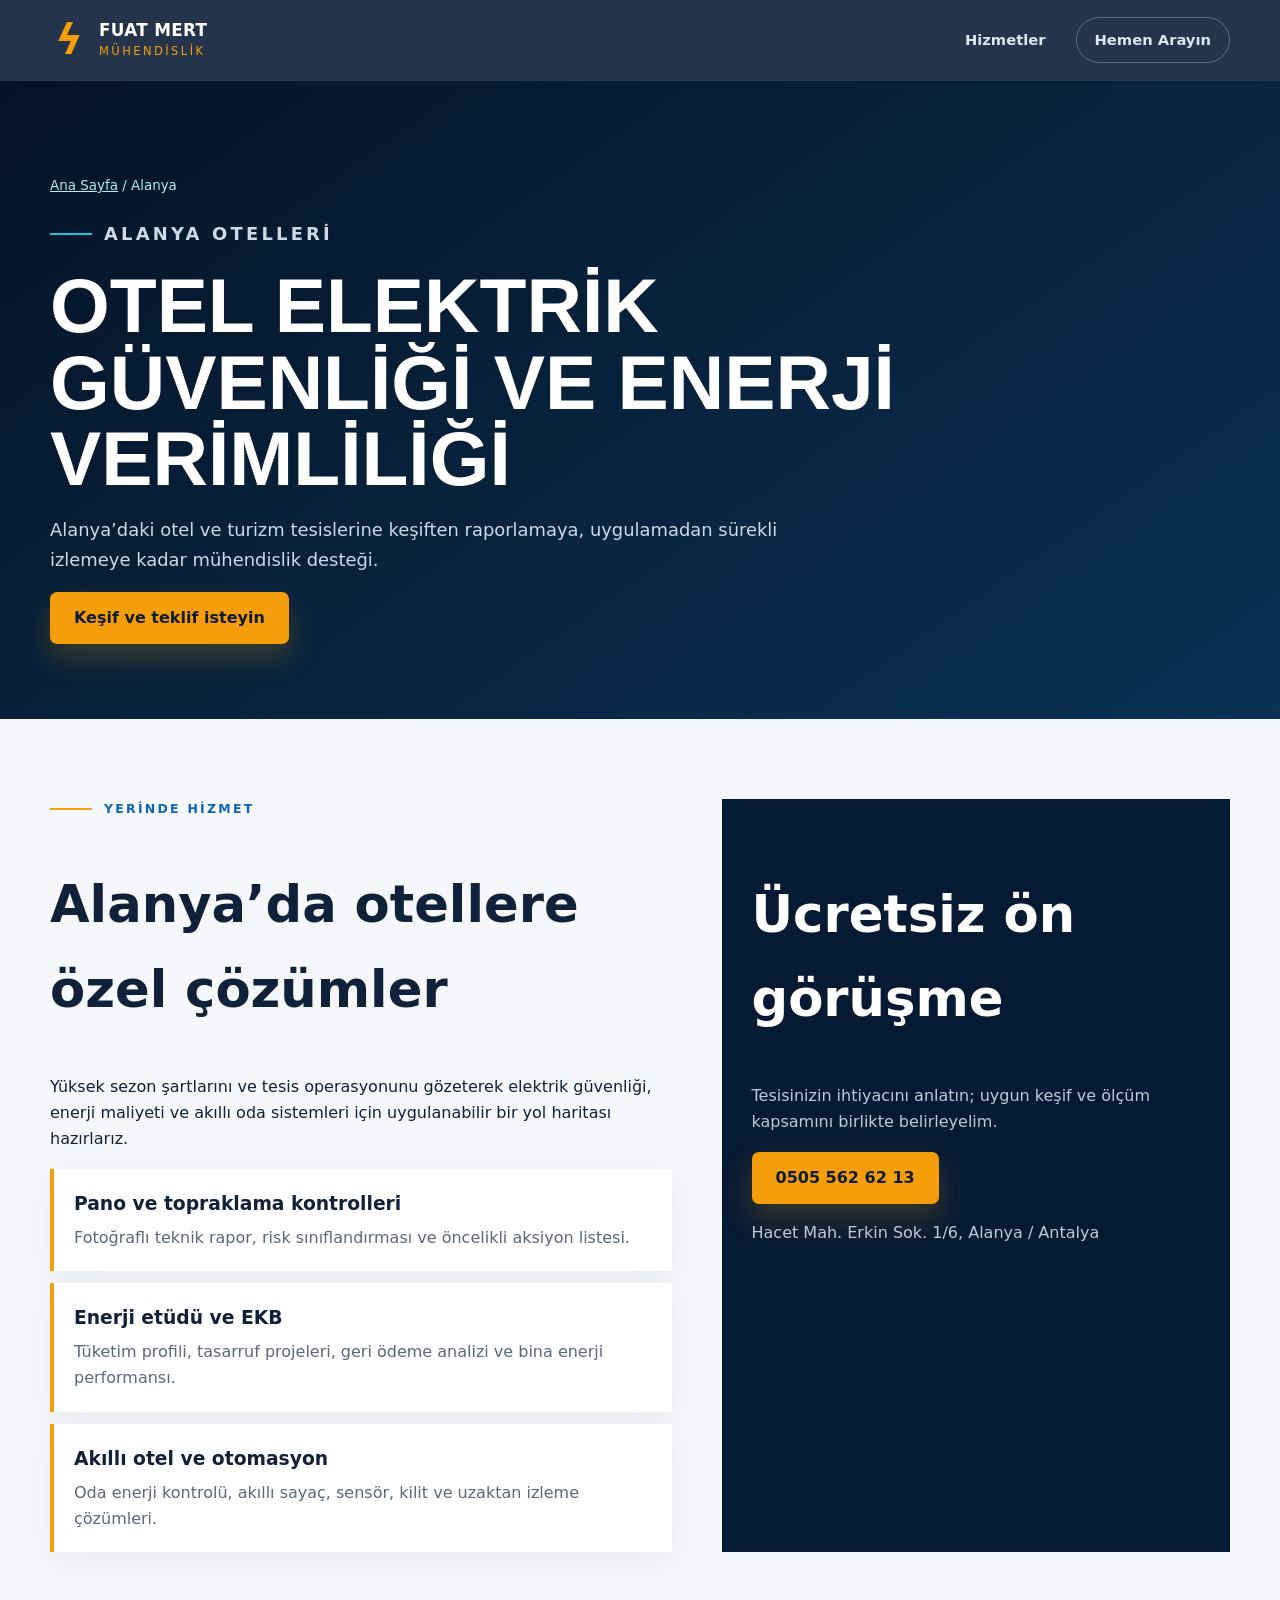
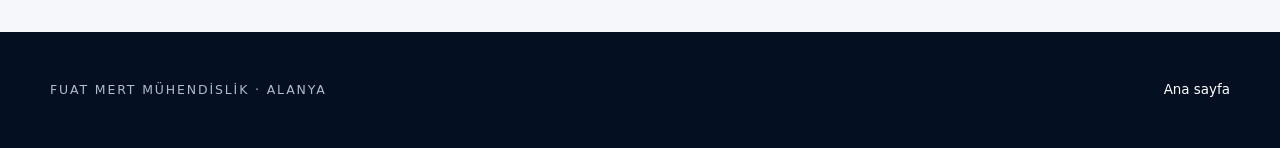
<file: alanya-otel-elektrik-enerji.html>
<!doctype html><html lang="tr"><head><meta charset="utf-8"><meta name="viewport" content="width=device-width,initial-scale=1"><title>Alanya Otel Elektrik ve Enerji Çözümleri | Fuat Mert</title><meta name="description" content="Alanya otelleri için pano kontrolü, topraklama ölçümü, enerji etüdü, EKB, GES analizi, otomasyon ve akıllı oda çözümleri."><meta name="robots" content="index, follow"><link rel="canonical" href="https://fuatmert.com/alanya-otel-elektrik-enerji.html"><link rel="stylesheet" href="styles.css"><script type="application/ld+json">{"@context":"https://schema.org","@type":"Service","name":"Alanya Otel Elektrik ve Enerji Hizmetleri","provider":{"@type":"ProfessionalService","name":"Fuat Mert Mühendislik","telephone":"+90 505 562 62 13","url":"https://fuatmert.com/"},"areaServed":{"@type":"City","name":"Alanya"},"serviceType":["Otel elektrik pano kontrolü","Enerji etüdü","Enerji Kimlik Belgesi","Akıllı otel teknolojileri"]}</script></head><body><header class="site-header"><div class="container header-inner"><a class="brand" href="index.html"><span class="brand-mark">ϟ</span><span><strong>FUAT MERT</strong><small>MÜHENDİSLİK</small></span></a><nav class="main-nav"><a href="index.html#hizmetler">Hizmetler</a><a class="nav-cta" href="tel:+905055626213">Hemen Arayın</a></nav></div></header><main class="location-page"><section class="location-hero"><div class="container"><div class="breadcrumb"><a href="index.html">Ana Sayfa</a> / Alanya</div><p class="eyebrow"><span></span> Alanya Otelleri</p><h1>Otel elektrik güvenliği ve enerji verimliliği</h1><p>Alanya’daki otel ve turizm tesislerine keşiften raporlamaya, uygulamadan sürekli izlemeye kadar mühendislik desteği.</p><a class="button button-primary" href="tel:+905055626213">Keşif ve teklif isteyin</a></div></section><section class="location-content"><div class="container location-grid"><div><p class="eyebrow dark"><span></span> Yerinde Hizmet</p><h2>Alanya’da otellere özel çözümler</h2><p>Yüksek sezon şartlarını ve tesis operasyonunu gözeterek elektrik güvenliği, enerji maliyeti ve akıllı oda sistemleri için uygulanabilir bir yol haritası hazırlarız.</p><div class="location-list"><article><h3>Pano ve topraklama kontrolleri</h3><p>Fotoğraflı teknik rapor, risk sınıflandırması ve öncelikli aksiyon listesi.</p></article><article><h3>Enerji etüdü ve EKB</h3><p>Tüketim profili, tasarruf projeleri, geri ödeme analizi ve bina enerji performansı.</p></article><article><h3>Akıllı otel ve otomasyon</h3><p>Oda enerji kontrolü, akıllı sayaç, sensör, kilit ve uzaktan izleme çözümleri.</p></article></div></div><aside class="location-cta"><h2>Ücretsiz ön görüşme</h2><p>Tesisinizin ihtiyacını anlatın; uygun keşif ve ölçüm kapsamını birlikte belirleyelim.</p><a class="button button-primary" href="tel:+905055626213">0505 562 62 13</a><p>Hacet Mah. Erkin Sok. 1/6, Alanya / Antalya</p></aside></div></section></main><footer class="site-footer"><div class="container footer-inner"><p>Fuat Mert Mühendislik · Alanya</p><a href="index.html">Ana sayfa</a></div></footer></body></html>
</file>
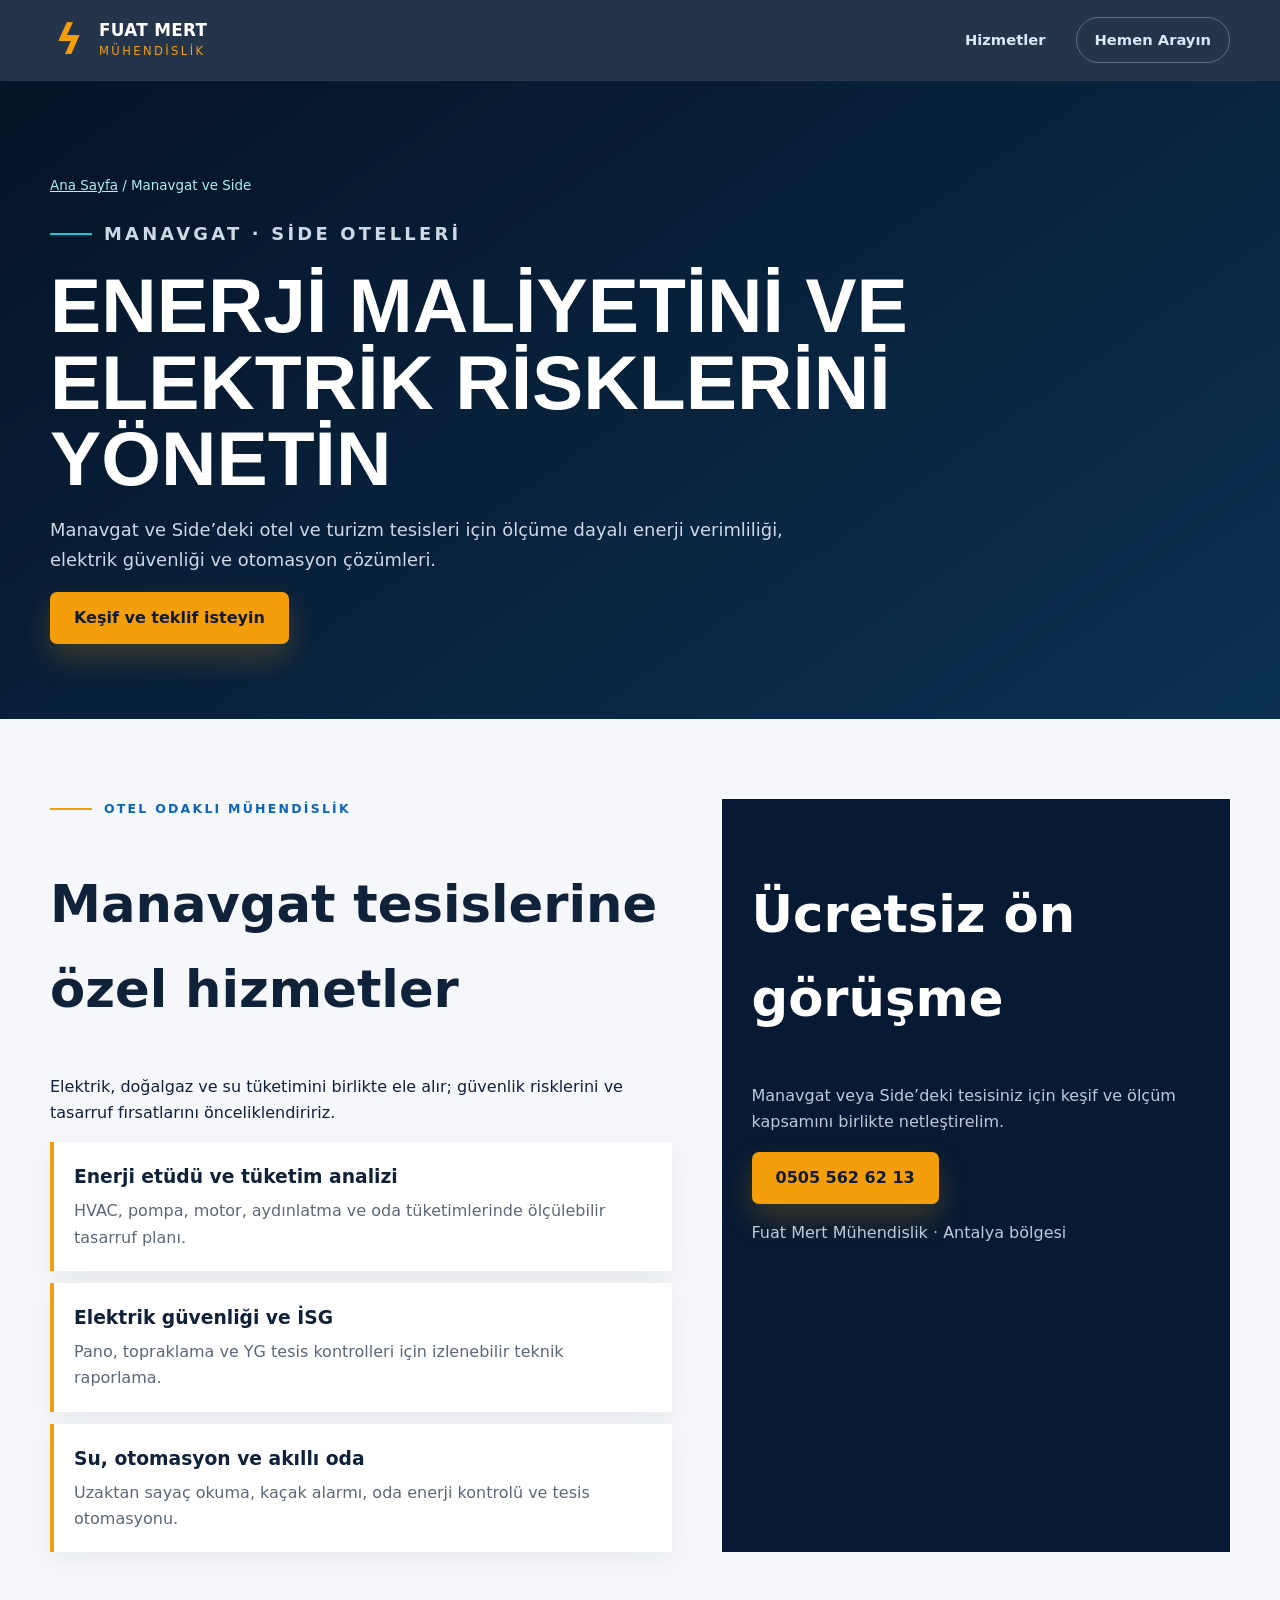
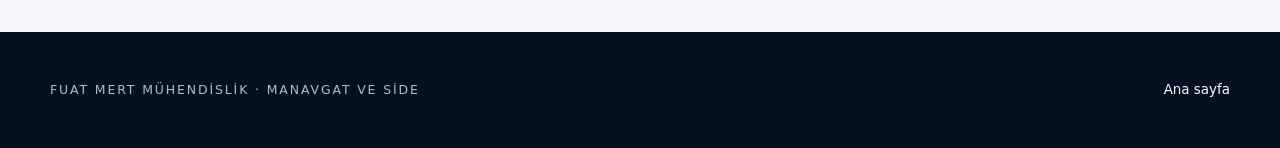
<file: manavgat-otel-elektrik-enerji.html>
<!doctype html><html lang="tr"><head><meta charset="utf-8"><meta name="viewport" content="width=device-width,initial-scale=1"><title>Manavgat ve Side Otel Enerji Çözümleri | Fuat Mert</title><meta name="description" content="Manavgat ve Side otellerine enerji etüdü, elektrik pano kontrolü, EKB, su verimliliği, otomasyon ve akıllı otel çözümleri."><meta name="robots" content="index, follow"><link rel="canonical" href="https://fuatmert.com/manavgat-otel-elektrik-enerji.html"><link rel="stylesheet" href="styles.css"><script type="application/ld+json">{"@context":"https://schema.org","@type":"Service","name":"Manavgat ve Side Otel Elektrik ve Enerji Hizmetleri","provider":{"@type":"ProfessionalService","name":"Fuat Mert Mühendislik","telephone":"+90 505 562 62 13","url":"https://fuatmert.com/"},"areaServed":[{"@type":"City","name":"Manavgat"},{"@type":"Place","name":"Side"}],"serviceType":["Otel enerji etüdü","Elektrik pano kontrolü","Enerji Kimlik Belgesi","Su verimliliği","Akıllı otel teknolojileri"]}</script></head><body><header class="site-header"><div class="container header-inner"><a class="brand" href="index.html"><span class="brand-mark">ϟ</span><span><strong>FUAT MERT</strong><small>MÜHENDİSLİK</small></span></a><nav class="main-nav"><a href="index.html#hizmetler">Hizmetler</a><a class="nav-cta" href="tel:+905055626213">Hemen Arayın</a></nav></div></header><main class="location-page"><section class="location-hero"><div class="container"><div class="breadcrumb"><a href="index.html">Ana Sayfa</a> / Manavgat ve Side</div><p class="eyebrow"><span></span> Manavgat · Side Otelleri</p><h1>Enerji maliyetini ve elektrik risklerini yönetin</h1><p>Manavgat ve Side’deki otel ve turizm tesisleri için ölçüme dayalı enerji verimliliği, elektrik güvenliği ve otomasyon çözümleri.</p><a class="button button-primary" href="tel:+905055626213">Keşif ve teklif isteyin</a></div></section><section class="location-content"><div class="container location-grid"><div><p class="eyebrow dark"><span></span> Otel Odaklı Mühendislik</p><h2>Manavgat tesislerine özel hizmetler</h2><p>Elektrik, doğalgaz ve su tüketimini birlikte ele alır; güvenlik risklerini ve tasarruf fırsatlarını önceliklendiririz.</p><div class="location-list"><article><h3>Enerji etüdü ve tüketim analizi</h3><p>HVAC, pompa, motor, aydınlatma ve oda tüketimlerinde ölçülebilir tasarruf planı.</p></article><article><h3>Elektrik güvenliği ve İSG</h3><p>Pano, topraklama ve YG tesis kontrolleri için izlenebilir teknik raporlama.</p></article><article><h3>Su, otomasyon ve akıllı oda</h3><p>Uzaktan sayaç okuma, kaçak alarmı, oda enerji kontrolü ve tesis otomasyonu.</p></article></div></div><aside class="location-cta"><h2>Ücretsiz ön görüşme</h2><p>Manavgat veya Side’deki tesisiniz için keşif ve ölçüm kapsamını birlikte netleştirelim.</p><a class="button button-primary" href="tel:+905055626213">0505 562 62 13</a><p>Fuat Mert Mühendislik · Antalya bölgesi</p></aside></div></section></main><footer class="site-footer"><div class="container footer-inner"><p>Fuat Mert Mühendislik · Manavgat ve Side</p><a href="index.html">Ana sayfa</a></div></footer></body></html>
</file>
<file: styles.css>
:root{--navy:#071a33;--navy-2:#0d294c;--blue:#0d65b8;--cyan:#16c8dd;--orange:#f59e0b;--paper:#f5f7fa;--ink:#10213a;--muted:#5c6878;--line:#dce2e9;--white:#fff;--shadow:0 24px 70px rgba(7,26,51,.14)}
*{box-sizing:border-box}html{scroll-behavior:smooth}body{margin:0;background:var(--paper);color:var(--ink);font-family:Inter,ui-sans-serif,system-ui,-apple-system,"Segoe UI",sans-serif;font-size:16px;line-height:1.65;overflow-x:hidden}img{display:block;max-width:100%}a{color:inherit;text-decoration:none}button{font:inherit}.container{width:min(1180px,calc(100% - 40px));margin-inline:auto}.sr-only{position:absolute;width:1px;height:1px;padding:0;margin:-1px;overflow:hidden;clip:rect(0,0,0,0);white-space:nowrap;border:0}.skip-link{position:fixed;left:12px;top:-60px;z-index:9999;background:#fff;color:#000;padding:12px 18px;border-radius:8px}.skip-link:focus{top:12px}.site-header{position:fixed;inset:0 0 auto;z-index:100;background:rgba(7,26,51,.88);backdrop-filter:blur(18px);border-bottom:1px solid rgba(255,255,255,.09)}.header-inner{height:80px;display:flex;align-items:center;justify-content:space-between}.brand{display:inline-flex;align-items:center;gap:11px;color:#fff;letter-spacing:.02em;line-height:1}.brand-mark{display:grid;place-items:center;width:38px;height:46px;color:var(--orange);font-size:42px;font-weight:900;transform:skew(-7deg)}.brand strong,.brand small{display:block}.brand strong{font-size:1.05rem;font-weight:900}.brand small{font-size:.72rem;color:var(--orange);letter-spacing:.21em;margin-top:7px}.main-nav{display:flex;align-items:center;gap:30px;color:#dbe7f5;font-size:.92rem;font-weight:700}.main-nav a:hover,.main-nav a:focus-visible{color:#fff}.nav-cta{padding:10px 18px;border:1px solid rgba(255,255,255,.28);border-radius:999px}.menu-button{display:none;background:none;border:0;padding:8px}.menu-button span{display:block;width:26px;height:2px;margin:5px;background:white}.hero{min-height:780px;padding:150px 0 88px;position:relative;display:flex;align-items:center;background:radial-gradient(circle at 75% 20%,rgba(22,200,221,.15),transparent 28%),linear-gradient(145deg,#051326 0%,#071a33 54%,#0b3153 100%);color:#fff;overflow:hidden}.hero:after{content:"";position:absolute;inset:auto 0 0;height:120px;background:linear-gradient(175deg,transparent 49%,var(--paper) 50%)}.circuit{position:absolute;border:2px solid rgba(22,200,221,.2);width:340px;height:340px;transform:rotate(45deg)}.circuit:after,.circuit:before{content:"";position:absolute;background:var(--cyan);border-radius:50%;width:9px;height:9px;box-shadow:0 0 18px var(--cyan)}.circuit-a{right:-210px;top:90px}.circuit-b{left:-270px;bottom:80px}.hero-grid{display:grid;grid-template-columns:1.08fr .72fr;align-items:center;gap:80px;position:relative;z-index:2}.eyebrow{display:flex;align-items:center;gap:12px;margin:0 0 18px;color:#aeeff6;text-transform:uppercase;letter-spacing:.18em;font-weight:800;font-size:.78rem}.eyebrow span{width:42px;height:2px;background:var(--cyan)}.eyebrow.dark{color:var(--blue)}.eyebrow.dark span{background:var(--orange)}.hero h1,.section h2{font-family:"Arial Narrow",Impact,ui-sans-serif,sans-serif;letter-spacing:-.025em;text-transform:uppercase;line-height:.97;margin:0}.hero h1{font-size:clamp(3.3rem,6.3vw,6rem);max-width:700px}.hero h1 em{font-style:normal;color:var(--orange)}.hero-lead{font-size:1.2rem;max-width:650px;color:#ced9e7;margin:28px 0 32px}.hero-actions,.contact-actions{display:flex;flex-wrap:wrap;gap:12px}.button{display:inline-flex;align-items:center;justify-content:center;min-height:52px;padding:0 24px;border-radius:7px;font-weight:800;transition:.25s ease}.button:hover{transform:translateY(-2px)}.button-primary{background:var(--orange);color:#101c2d;box-shadow:0 14px 30px rgba(245,158,11,.22)}.button-ghost{color:#fff;border:1px solid rgba(255,255,255,.3)}.hero-metrics{display:grid;grid-template-columns:repeat(3,1fr);gap:12px;margin:42px 0 0}.hero-metrics div{border-top:1px solid rgba(255,255,255,.22);padding-top:14px}.hero-metrics dt{font-size:1.5rem;font-weight:900;color:var(--cyan)}.hero-metrics dd{margin:2px 0 0;color:#aebccd;font-size:.82rem;line-height:1.35}.hero-visual{position:relative;margin:0;transform:rotate(2deg);filter:drop-shadow(0 30px 42px rgba(0,0,0,.32))}.hero-visual img{border:7px solid rgba(255,255,255,.92);border-radius:5px;max-height:570px;margin:auto;object-fit:cover;object-position:top}.hero-visual figcaption{position:absolute;left:-35px;bottom:36px;background:#fff;color:var(--ink);padding:16px 20px;border-left:5px solid var(--orange);box-shadow:var(--shadow);transform:rotate(-2deg)}.hero-visual figcaption strong,.hero-visual figcaption span{display:block}.hero-visual figcaption span{font-size:.75rem;color:var(--muted)}.trust-strip{background:var(--paper);padding:22px 0}.trust-items{display:flex;gap:34px;justify-content:space-between;flex-wrap:wrap;color:#637082;font-size:.78rem;font-weight:800;letter-spacing:.13em;text-transform:uppercase}.section{padding:110px 0}.section-heading{display:grid;grid-template-columns:1.2fr .8fr;gap:60px;align-items:end;margin-bottom:50px}.section-heading h2,.feature-copy h2,.measurement-copy h2,.contact-copy h2{font-size:clamp(2.35rem,4.8vw,4.7rem)}.section-heading>p{color:var(--muted);font-size:1.05rem;margin:0 0 6px}.services-grid{display:grid;grid-template-columns:repeat(4,1fr);gap:16px}.service-card{position:relative;background:#fff;border:1px solid var(--line);padding:28px 24px 26px;min-height:315px;transition:.3s ease;overflow:hidden}.service-card:after{content:"";position:absolute;inset:auto 0 0;height:4px;background:linear-gradient(90deg,var(--orange),var(--cyan));transform:scaleX(0);transform-origin:left;transition:.3s}.service-card:hover{transform:translateY(-7px);box-shadow:var(--shadow)}.service-card:hover:after{transform:scaleX(1)}.service-no{position:absolute;right:18px;top:14px;color:#d8dee6;font-weight:900}.service-icon{display:grid;place-items:center;width:54px;height:54px;background:#eaf4ff;color:var(--blue);font-size:1.8rem;margin-bottom:24px;border-radius:50%}.service-card h3{font-size:1.15rem;line-height:1.2;margin:0 0 13px}.service-card p{font-size:.92rem;color:var(--muted);margin:0}.smart-hotel{background:var(--navy);color:#fff;position:relative;overflow:hidden}.smart-hotel:before{content:"";position:absolute;inset:0;background:linear-gradient(90deg,rgba(22,200,221,.07) 1px,transparent 1px),linear-gradient(rgba(22,200,221,.07) 1px,transparent 1px);background-size:60px 60px;mask-image:linear-gradient(to right,#000,transparent)}.split-feature{position:relative;display:grid;grid-template-columns:.78fr 1.22fr;gap:80px;align-items:center}.feature-image img{max-height:810px;margin:auto;object-fit:cover;border:1px solid rgba(22,200,221,.7);box-shadow:0 0 0 10px rgba(22,200,221,.06),0 30px 80px rgba(0,0,0,.45)}.feature-copy>p:not(.eyebrow){color:#b9c9dc;font-size:1.08rem}.feature-list{list-style:none;margin:34px 0;padding:0;display:grid;gap:8px}.feature-list li{position:relative;padding:17px 20px 17px 62px;border:1px solid rgba(255,255,255,.11);background:rgba(255,255,255,.035)}.feature-list li:before{content:"✓";position:absolute;left:22px;top:20px;color:var(--cyan);font-weight:900}.feature-list b,.feature-list span{display:block}.feature-list span{color:#adbdcf;font-size:.9rem}.text-link{display:inline-block;color:var(--orange);font-weight:800;border-bottom:1px solid var(--orange);padding-bottom:5px}.measurement{background:#eef2f6}.measurement-grid{display:grid;grid-template-columns:1.15fr .65fr;gap:80px;align-items:center}.measurement-copy>p:not(.eyebrow){max-width:680px;color:var(--muted);font-size:1.08rem}.kpi-grid{display:grid;grid-template-columns:repeat(4,1fr);gap:10px;margin:32px 0}.kpi-grid div{background:#fff;border-top:4px solid var(--orange);padding:18px 15px;box-shadow:0 8px 20px rgba(7,26,51,.06)}.kpi-grid strong,.kpi-grid span{display:block}.kpi-grid strong{font-size:1.3rem;color:var(--blue)}.kpi-grid span{font-size:.75rem;color:var(--muted);line-height:1.35;margin-top:4px}.timeline{list-style:none;padding:0;margin:36px 0 0;counter-reset:step;display:grid;grid-template-columns:repeat(3,1fr);gap:16px}.timeline li{position:relative;padding-left:18px;border-left:2px solid var(--cyan)}.timeline b,.timeline span{display:block}.timeline b{font-size:.86rem}.timeline span{color:var(--muted);font-size:.78rem}.measurement-image{margin:0}.measurement-image img{width:100%;max-height:650px;object-fit:cover;object-position:top;box-shadow:var(--shadow);border:8px solid white}.products{background:#091b32;color:#fff}.section-heading.light>p{color:#afbdcd}.product-grid{display:grid;grid-template-columns:repeat(3,1fr);gap:20px}.product-card{background:#102b4a;border:1px solid rgba(255,255,255,.1);min-height:530px;overflow:hidden}.product-card img{width:100%;height:330px;object-fit:cover;object-position:top;filter:saturate(.9)}.product-card>div:last-child{padding:24px}.product-tag{color:var(--cyan);text-transform:uppercase;font-size:.72rem;letter-spacing:.15em;font-weight:800;margin:0 0 6px}.product-card h3{font-size:1.5rem;margin:0 0 8px}.product-card p:last-child{color:#bdcada;margin:0;font-size:.92rem}.product-card-accent{background:linear-gradient(145deg,#0c6f96,#102b4a)}.accent-visual{height:330px;display:flex;flex-direction:column;align-items:center;justify-content:center;background:radial-gradient(circle,rgba(22,200,221,.26),transparent 60%),repeating-linear-gradient(45deg,transparent 0 12px,rgba(255,255,255,.025) 12px 13px)}.accent-visual span{font-family:Impact,sans-serif;font-size:7rem;line-height:1;color:#fff;text-shadow:0 0 30px rgba(22,200,221,.5)}.accent-visual small{color:#a9f5ff;letter-spacing:.28em;font-weight:800}.contact{background:var(--orange);color:#132037}.contact-grid{display:grid;grid-template-columns:1.2fr .8fr;gap:80px;align-items:center}.contact-copy>p:not(.eyebrow){font-size:1.08rem;max-width:650px}.button-dark{background:var(--navy);color:#fff}.button-outline{border:1px solid rgba(7,26,51,.45)}.contact-card{font-style:normal;background:#fff;padding:35px;box-shadow:15px 15px 0 rgba(7,26,51,.13);display:grid;gap:20px}.contact-card div:not(.credentials){padding-bottom:15px;border-bottom:1px solid var(--line)}.contact-card span{display:block;color:var(--muted);font-size:.72rem;text-transform:uppercase;letter-spacing:.13em;font-weight:800}.contact-card a,.contact-card p{font-size:1.03rem;font-weight:800;margin:3px 0 0}.credentials{padding-top:5px}.credentials b,.credentials small{display:block}.credentials b{color:var(--blue)}.site-footer{background:#041021;color:#aebccd;padding:35px 0}.footer-inner{display:flex;align-items:center;justify-content:space-between;gap:25px}.footer-inner p{font-size:.78rem;letter-spacing:.15em;text-transform:uppercase}.footer-inner>a{font-size:.84rem;color:#fff}.floating-call{display:none;position:fixed;right:18px;bottom:18px;z-index:90;width:58px;height:58px;border-radius:50%;background:var(--orange);color:var(--navy);place-items:center;font-size:1.55rem;box-shadow:0 10px 30px rgba(0,0,0,.25)}.reveal{opacity:0;transform:translateY(24px);transition:opacity .7s ease,transform .7s ease}.reveal.visible{opacity:1;transform:none}
@media (max-width:980px){.main-nav{position:absolute;left:0;right:0;top:80px;display:none;flex-direction:column;align-items:stretch;padding:20px;background:#071a33;border-top:1px solid rgba(255,255,255,.1)}.main-nav.open{display:flex}.menu-button{display:block}.hero{padding-top:125px}.hero-grid{grid-template-columns:1fr;gap:50px}.hero-copy{text-align:center}.hero .eyebrow,.hero-actions{justify-content:center}.hero-lead{margin-inline:auto}.hero-visual{max-width:500px;margin:auto}.services-grid{grid-template-columns:repeat(2,1fr)}.section-heading,.contact-grid{grid-template-columns:1fr;gap:25px}.split-feature,.measurement-grid{grid-template-columns:1fr;gap:45px}.feature-image{max-width:510px;margin:auto}.feature-image img{max-height:700px}.measurement-image{max-width:500px;margin:auto}.product-grid{grid-template-columns:1fr 1fr}.product-card-accent{grid-column:1/-1;min-height:auto}.accent-visual{height:260px}.contact-card{max-width:600px}.floating-call{display:grid}}
@media (max-width:640px){.container{width:min(100% - 28px,1180px)}.header-inner{height:70px}.main-nav{top:70px}.hero{min-height:auto;padding:112px 0 90px}.hero:after{height:55px}.hero h1{font-size:clamp(3rem,15vw,4.2rem)}.hero-lead{font-size:1.03rem}.hero-actions{flex-direction:column}.button{width:100%}.hero-metrics{gap:6px}.hero-metrics dd{font-size:.72rem}.hero-visual figcaption{left:-5px;right:-5px;bottom:20px}.trust-items{justify-content:center;gap:14px 24px}.section{padding:78px 0}.section-heading{margin-bottom:32px}.section-heading h2,.feature-copy h2,.measurement-copy h2,.contact-copy h2{font-size:2.65rem}.services-grid,.product-grid{grid-template-columns:1fr}.service-card{min-height:0}.split-feature{gap:38px}.kpi-grid{grid-template-columns:1fr 1fr}.timeline{grid-template-columns:1fr}.product-card{min-height:0}.product-card img{height:300px}.product-card-accent{grid-column:auto}.contact-actions{flex-direction:column}.contact-card{padding:25px 22px}.footer-inner{flex-direction:column;text-align:center}.footer-inner p{margin:0}.brand strong{font-size:.95rem}}
.references{background:#f5f8fb}.references-grid{display:grid;grid-template-columns:repeat(5,minmax(0,1fr));gap:14px}.reference-card{min-height:132px;display:flex;flex-direction:column;align-items:center;justify-content:center;gap:14px;padding:18px 14px;text-align:center;background:#fff;border:1px solid #dfe7ef;border-radius:14px;box-shadow:0 8px 24px rgba(7,26,51,.04);transition:.25s ease}.reference-card img{width:100%;height:52px;object-fit:contain}.reference-monogram{display:grid;place-items:center;width:52px;height:52px;border-radius:14px;background:linear-gradient(145deg,#0a2c4d,#123f68);color:#f7b733;font-weight:900;letter-spacing:.05em}.reference-card h3{margin:0;color:#16304b;font-size:.88rem;line-height:1.35}.reference-card:hover{transform:translateY(-3px);border-color:#f0b33a;box-shadow:0 14px 30px rgba(7,26,51,.08)}
@media (max-width:980px){.references-grid{grid-template-columns:repeat(3,minmax(0,1fr))}}
@media (max-width:640px){.references-grid{grid-template-columns:repeat(2,minmax(0,1fr))}.reference-card{min-height:118px;padding:14px 10px}.reference-card h3{font-size:.8rem}}
.robot-products{background:#fff}.robot-grid{display:grid;grid-template-columns:repeat(3,minmax(0,1fr));gap:20px}.robot-card{overflow:hidden;background:#091f38;color:#fff;border:1px solid #183c60;border-radius:16px;box-shadow:0 18px 38px rgba(7,26,51,.12);transition:.25s ease}.robot-card:hover{transform:translateY(-5px);box-shadow:0 24px 48px rgba(7,26,51,.2)}.robot-card img{width:100%;height:300px;object-fit:contain;padding:20px;background:radial-gradient(circle at 50% 45%,#eef8fb 0,#fff 66%)}.robot-card>div{padding:22px}.robot-card span{color:var(--cyan);font-size:.72rem;font-weight:800;letter-spacing:.14em;text-transform:uppercase}.robot-card h3{font-size:1.45rem;margin:7px 0 8px}.robot-card p{color:#bdcada;font-size:.9rem;min-height:74px;margin:0 0 18px}.robot-card a{display:inline-flex;padding:9px 14px;border-radius:6px;background:var(--orange);color:#102033;font-weight:900;font-size:.84rem}.product-source{margin:22px 0 0;color:var(--muted);font-size:.78rem;text-align:right}
@media (max-width:980px){.robot-grid{grid-template-columns:repeat(2,minmax(0,1fr))}}
@media (max-width:640px){.robot-grid{grid-template-columns:1fr}.robot-card img{height:260px}.robot-card p{min-height:auto}.product-source{text-align:left}}
.energy-solutions{background:linear-gradient(145deg,#06162b,#0a2d4d);color:#fff}.energy-solutions .section-heading>p{color:#bac9da}.energy-services{display:grid;grid-template-columns:repeat(5,minmax(0,1fr));gap:14px}.energy-card{position:relative;min-height:255px;padding:24px 20px;background:rgba(255,255,255,.055);border:1px solid rgba(255,255,255,.12);border-radius:12px;transition:.25s ease}.energy-card:hover{transform:translateY(-4px);background:rgba(255,255,255,.085);border-color:var(--cyan)}.energy-card>b{display:grid;place-items:center;width:38px;height:38px;margin-bottom:22px;border-radius:50%;background:var(--orange);color:#12243a;font-size:.8rem}.energy-card h3{margin:0 0 10px;font-size:1.05rem;line-height:1.25}.energy-card p{margin:0;color:#b9c9db;font-size:.84rem;line-height:1.55}.energy-process{display:grid;grid-template-columns:repeat(4,1fr);margin-top:34px;border:1px solid rgba(255,255,255,.14);border-radius:12px;overflow:hidden}.energy-process div{display:flex;align-items:center;gap:13px;padding:18px;border-right:1px solid rgba(255,255,255,.14)}.energy-process div:last-child{border-right:0}.energy-process strong{display:grid;place-items:center;min-width:34px;height:34px;border-radius:8px;background:rgba(22,200,221,.15);color:var(--cyan)}.energy-process span{font-size:.84rem;font-weight:750;color:#dce6f1}
@media (max-width:1100px){.energy-services{grid-template-columns:repeat(3,minmax(0,1fr))}}
@media (max-width:760px){.energy-services{grid-template-columns:repeat(2,minmax(0,1fr))}.energy-process{grid-template-columns:1fr 1fr}.energy-process div:nth-child(2){border-right:0}.energy-process div:nth-child(-n+2){border-bottom:1px solid rgba(255,255,255,.14)}}
@media (max-width:520px){.energy-services,.energy-process{grid-template-columns:1fr}.energy-card{min-height:auto}.energy-process div{border-right:0;border-bottom:1px solid rgba(255,255,255,.14)}.energy-process div:last-child{border-bottom:0}}
.energy-card.featured{background:linear-gradient(155deg,rgba(245,158,11,.18),rgba(255,255,255,.055));border-color:rgba(245,158,11,.55)}.energy-badge{display:inline-block;margin:-4px 0 12px;color:#ffd47a;font-size:.65rem;font-weight:900;letter-spacing:.1em;text-transform:uppercase}
.solution-categories{background:linear-gradient(145deg,#051326,#0a2a49);color:#fff}.category-grid{display:grid;grid-template-columns:repeat(3,minmax(0,1fr));gap:18px}.category-card{position:relative;min-height:300px;padding:30px 26px;background:rgba(255,255,255,.055);border:1px solid rgba(255,255,255,.13);border-radius:16px;overflow:hidden;transition:.25s ease}.category-card:after{content:"";position:absolute;inset:auto -35px -70px auto;width:180px;height:180px;border:1px solid rgba(22,200,221,.18);border-radius:50%}.category-card:hover{transform:translateY(-6px);background:rgba(255,255,255,.085);border-color:var(--cyan)}.category-card>span{display:grid;place-items:center;width:44px;height:44px;margin-bottom:44px;border-radius:50%;background:var(--orange);color:var(--navy);font-weight:900}.category-card small{color:var(--cyan);font-weight:900;letter-spacing:.13em;text-transform:uppercase}.category-card h3{margin:7px 0 10px;font-size:1.6rem;line-height:1.15}.category-card p{margin:0 0 22px;color:#bdcada;font-size:.92rem}.category-card b{color:#ffd47a;font-size:.83rem}
.klisens-products{background:#edf4f8}.klisens-grid{display:grid;grid-template-columns:repeat(3,minmax(0,1fr));gap:20px}.klisens-card{overflow:hidden;background:#fff;border:1px solid #d8e3ec;border-radius:16px;box-shadow:0 18px 40px rgba(7,26,51,.09);transition:.25s ease}.klisens-card:hover{transform:translateY(-5px);box-shadow:0 24px 48px rgba(7,26,51,.15);border-color:rgba(13,101,184,.35)}.klisens-card img{width:100%;height:300px;padding:18px;object-fit:contain;background:linear-gradient(145deg,#fff,#eaf4f8)}.klisens-card>div{padding:23px}.klisens-card span{color:var(--blue);font-size:.72rem;font-weight:900;letter-spacing:.14em;text-transform:uppercase}.klisens-card h3{margin:7px 0 9px;color:var(--navy);font-size:1.4rem;line-height:1.2}.klisens-card p{min-height:96px;margin:0 0 18px;color:var(--muted);font-size:.91rem}.klisens-card a{display:inline-flex;padding:9px 14px;border-radius:6px;background:var(--orange);color:#102033;font-weight:900;font-size:.84rem}
@media (max-width:900px){.klisens-grid{grid-template-columns:repeat(2,minmax(0,1fr))}.klisens-card:last-child{grid-column:1/-1;max-width:560px;width:100%;margin-inline:auto}}
@media (max-width:640px){.klisens-grid{grid-template-columns:1fr}.klisens-card:last-child{grid-column:auto;max-width:none}.klisens-card img{height:260px}.klisens-card p{min-height:auto}}
.marine-products{background:#071a33;color:#fff;position:relative;overflow:hidden}.marine-products:before{content:"";position:absolute;inset:0;background:radial-gradient(circle at 80% 30%,rgba(22,200,221,.16),transparent 34%)}.marine-layout{position:relative;display:grid;grid-template-columns:.88fr 1.12fr;gap:70px;align-items:center}.marine-copy h2{font-family:"Arial Narrow",Impact,ui-sans-serif,sans-serif;font-size:clamp(2.7rem,5vw,5rem);line-height:.96;text-transform:uppercase;margin:0 0 24px}.marine-copy>p:not(.eyebrow){color:#bdcada;font-size:1.04rem}.marine-copy ul{list-style:none;padding:0;margin:30px 0;display:grid;grid-template-columns:1fr 1fr;gap:10px}.marine-copy li{padding:15px;border-left:3px solid var(--cyan);background:rgba(255,255,255,.05)}.marine-copy li b,.marine-copy li span{display:block}.marine-copy li b{font-size:.91rem}.marine-copy li span{margin-top:3px;color:#9fb2c8;font-size:.77rem}.marine-gallery{position:relative;min-height:620px}.marine-gallery figure{margin:0;overflow:hidden;border:7px solid #fff;box-shadow:0 26px 60px rgba(0,0,0,.38)}.marine-main{position:absolute;inset:0 14% 12% 0}.marine-secondary{position:absolute;right:0;bottom:0;width:48%;height:42%}.marine-gallery img{width:100%;height:100%;object-fit:cover}.marine-main img{object-position:center}.marine-secondary img{object-position:center}.marine-source{position:relative;color:#9fb2c8}
@media (max-width:900px){.category-grid{grid-template-columns:1fr}.category-card{min-height:auto}.category-card>span{margin-bottom:24px}.marine-layout{grid-template-columns:1fr;gap:40px}.marine-gallery{min-height:540px}.marine-copy ul{grid-template-columns:1fr 1fr}}
@media (max-width:640px){.marine-copy ul{grid-template-columns:1fr}.marine-gallery{min-height:400px}.marine-main{inset:0 8% 10% 0}.marine-secondary{width:52%;height:38%}}
@media (prefers-reduced-motion:reduce){html{scroll-behavior:auto}.reveal{opacity:1;transform:none;transition:none}.button{transition:none}}
.service-areas{background:#eaf1f6}.area-grid{display:grid;grid-template-columns:repeat(2,minmax(0,1fr));gap:20px}.area-card{padding:34px;background:#fff;border:1px solid var(--line);border-top:5px solid var(--orange);box-shadow:0 15px 35px rgba(7,26,51,.07)}.area-card small{color:var(--blue);font-weight:900;letter-spacing:.14em;text-transform:uppercase}.area-card h3{font-size:1.55rem;line-height:1.2;margin:9px 0 12px}.area-card p{color:var(--muted)}.area-card a{display:inline-block;margin-top:8px;color:var(--blue);font-weight:900;border-bottom:2px solid var(--orange)}
.location-page{padding-top:80px}.location-hero{padding:95px 0 75px;background:linear-gradient(145deg,#051326,#0b3153);color:#fff}.location-hero h1{max-width:900px;margin:0;font-family:"Arial Narrow",Impact,sans-serif;font-size:clamp(2.8rem,6vw,5.4rem);line-height:1;text-transform:uppercase}.location-hero p{max-width:760px;color:#ced9e7;font-size:1.12rem}.location-content{padding:80px 0}.location-grid{display:grid;grid-template-columns:1.1fr .9fr;gap:50px}.location-grid h2{font-size:clamp(2rem,4vw,3.7rem)}.location-list{display:grid;gap:12px}.location-list article{padding:20px;background:#fff;border-left:4px solid var(--orange);box-shadow:0 8px 24px rgba(7,26,51,.06)}.location-list h3{margin:0 0 5px}.location-list p{margin:0;color:var(--muted)}.location-cta{padding:30px;background:var(--navy);color:#fff}.location-cta p{color:#bdcada}.breadcrumb{margin-bottom:22px;color:#aeeff6;font-size:.84rem}.breadcrumb a{text-decoration:underline}
@media (max-width:760px){.area-grid,.location-grid{grid-template-columns:1fr}.location-page{padding-top:70px}.location-hero{padding:70px 0 55px}.area-card{padding:26px}}
</file>
